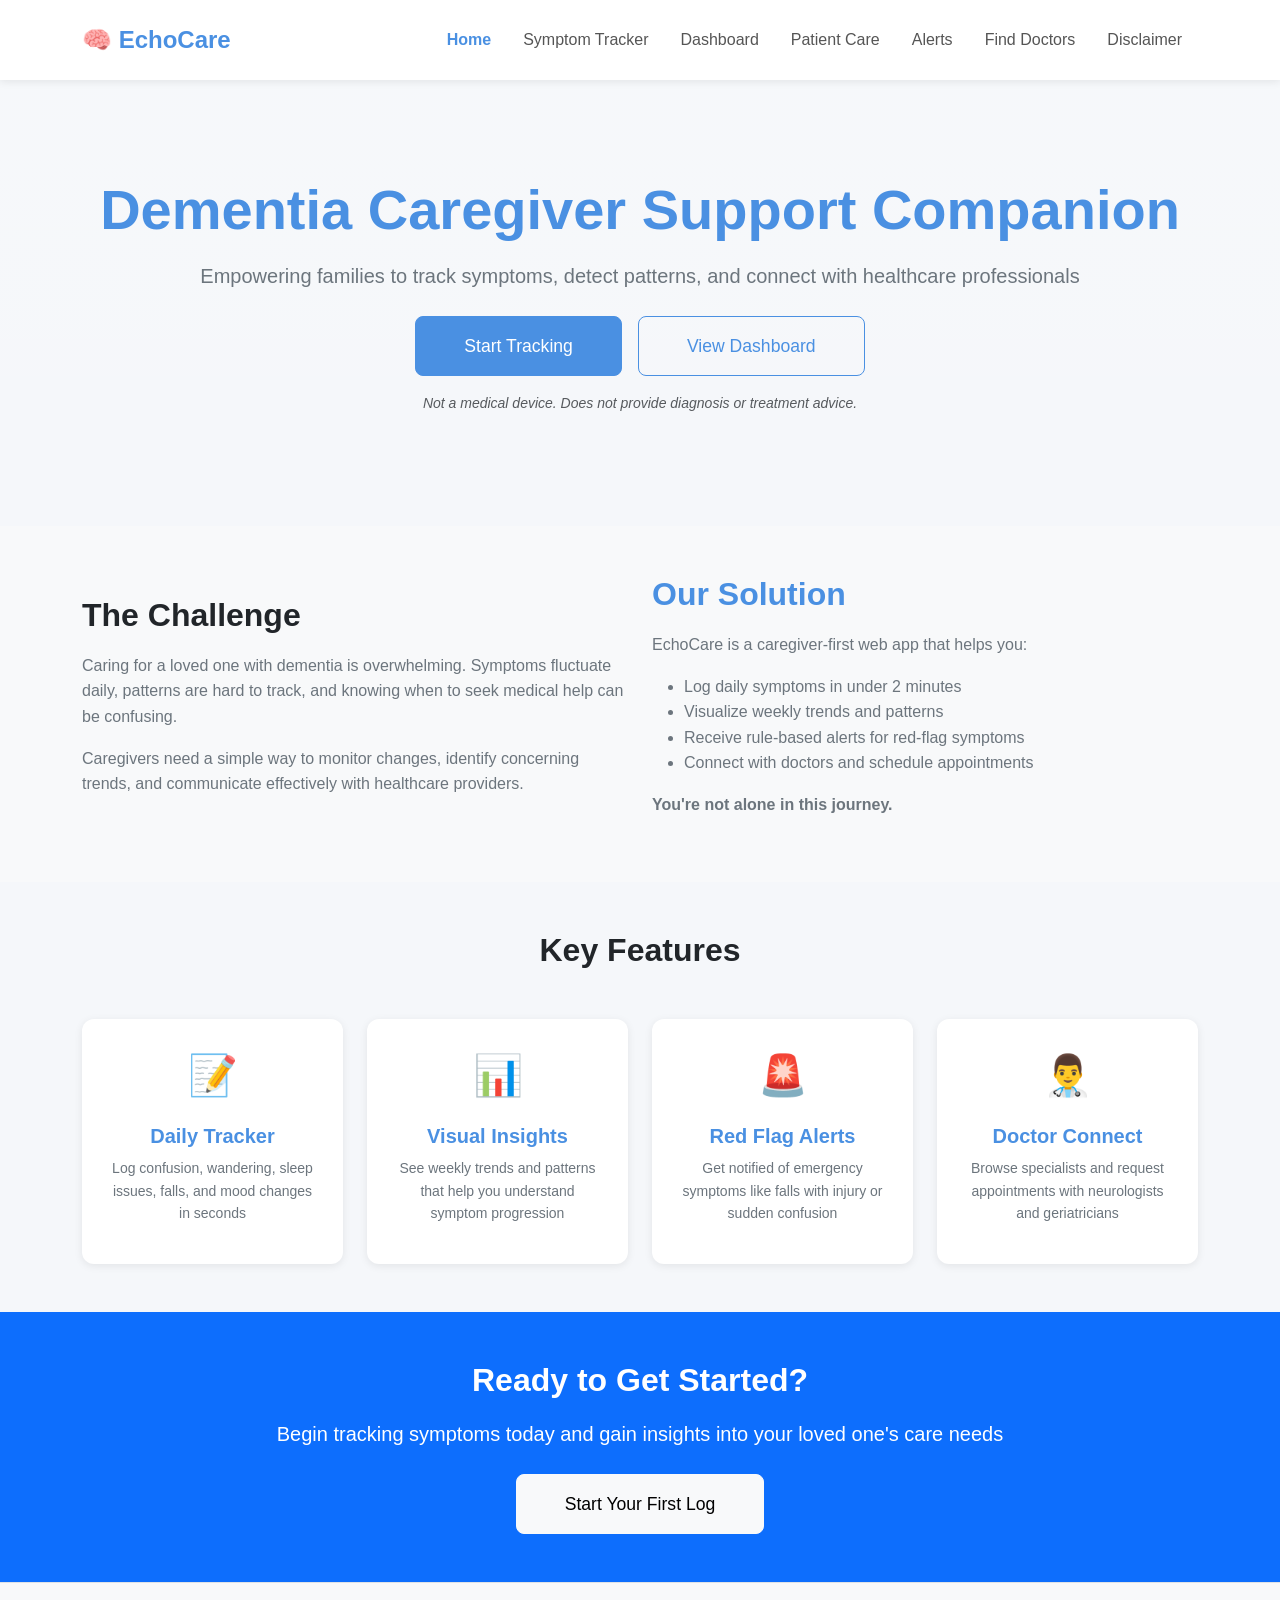
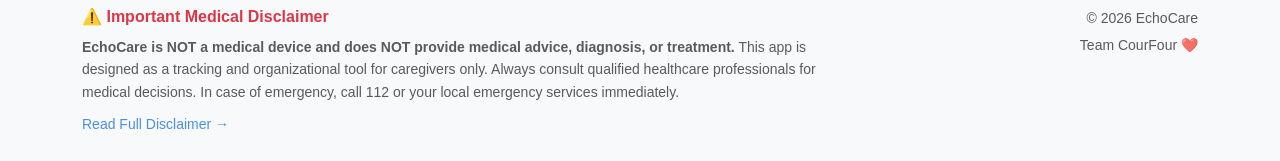
<file: index.html>
<!DOCTYPE html>
<html lang="en">
<head>
    <meta charset="UTF-8">
    <meta name="viewport" content="width=device-width, initial-scale=1.0">
    <title>EchoCare - Dementia Caregiver Support Companion</title>
    <link href="https://cdn.jsdelivr.net/npm/bootstrap@5.3.0/dist/css/bootstrap.min.css" rel="stylesheet">
    <link rel="stylesheet" href="style.css">
</head>
<body>
    <!-- Navigation -->
<nav class="navbar navbar-expand-lg navbar-light bg-white shadow-sm sticky-top">
    <div class="container">
        <a class="navbar-brand fw-bold text-primary" href="index.html">
            <span class="fs-4">🧠 EchoCare</span>
        </a>
        <button class="navbar-toggler" type="button" data-bs-toggle="collapse" data-bs-target="#navbarNav">
            <span class="navbar-toggler-icon"></span>
        </button>
        <div class="collapse navbar-collapse" id="navbarNav">
            <ul class="navbar-nav ms-auto">
                <li class="nav-item">
                    <a class="nav-link active" href="index.html">Home</a>
                </li>
                <li class="nav-item">
                    <a class="nav-link" href="tracker.html">Symptom Tracker</a>
                </li>
                <li class="nav-item">
                    <a class="nav-link" href="dashboard.html">Dashboard</a>
                </li>
                <li class="nav-item">
                    <a class="nav-link" href="patient-dashboard.html">Patient Care</a>
                </li>
                <li class="nav-item">
                    <a class="nav-link" href="alerts.html">Alerts</a>
                </li>
                <li class="nav-item">
                    <a class="nav-link" href="doctors.html">Find Doctors</a>
                </li>
                <li class="nav-item">
                    <a class="nav-link text-muted" href="disclaimer.html">Disclaimer</a>
                </li>
            </ul>
        </div>
    </div>
</nav>
    <!-- Hero Section -->
    <section class="hero-section bg-gradient py-5">
        <div class="container text-center py-5">
            <h1 class="display-4 fw-bold text-primary mb-3">Dementia Caregiver Support Companion</h1>
            <p class="lead text-secondary mb-4">Empowering families to track symptoms, detect patterns, and connect with healthcare professionals</p>
            <div class="d-flex justify-content-center gap-3 flex-wrap">
                <a href="tracker.html" class="btn btn-primary btn-lg px-5 py-3">Start Tracking</a>
                <a href="dashboard.html" class="btn btn-outline-primary btn-lg px-5 py-3">View Dashboard</a>
            </div>
            <p class="text-muted mt-3 small">
                <em>Not a medical device. Does not provide diagnosis or treatment advice.</em>
            </p>
        </div>
    </section>

    <!-- Problem & Solution Section -->
    <section class="py-5 bg-light">
        <div class="container">
            <div class="row align-items-center">
                <div class="col-lg-6 mb-4 mb-lg-0">
                    <h2 class="fw-bold text-dark mb-3">The Challenge</h2>
                    <p class="text-secondary">Caring for a loved one with dementia is overwhelming. Symptoms fluctuate daily, patterns are hard to track, and knowing when to seek medical help can be confusing.</p>
                    <p class="text-secondary">Caregivers need a simple way to monitor changes, identify concerning trends, and communicate effectively with healthcare providers.</p>
                </div>
                <div class="col-lg-6">
                    <h2 class="fw-bold text-primary mb-3">Our Solution</h2>
                    <p class="text-secondary">EchoCare is a caregiver-first web app that helps you:</p>
                    <ul class="text-secondary">
                        <li>Log daily symptoms in under 2 minutes</li>
                        <li>Visualize weekly trends and patterns</li>
                        <li>Receive rule-based alerts for red-flag symptoms</li>
                        <li>Connect with doctors and schedule appointments</li>
                    </ul>
                    <p class="text-secondary fw-bold">You're not alone in this journey.</p>
                </div>
            </div>
        </div>
    </section>

    <!-- Features Section -->
    <section class="py-5">
        <div class="container">
            <h2 class="text-center fw-bold text-dark mb-5">Key Features</h2>
            <div class="row g-4">
                <div class="col-md-6 col-lg-3">
                    <div class="card border-0 shadow-sm h-100 text-center p-4">
                        <div class="mb-3">
                            <span class="fs-1">📝</span>
                        </div>
                        <h5 class="fw-bold text-primary">Daily Tracker</h5>
                        <p class="text-secondary small">Log confusion, wandering, sleep issues, falls, and mood changes in seconds</p>
                    </div>
                </div>
                <div class="col-md-6 col-lg-3">
                    <div class="card border-0 shadow-sm h-100 text-center p-4">
                        <div class="mb-3">
                            <span class="fs-1">📊</span>
                        </div>
                        <h5 class="fw-bold text-primary">Visual Insights</h5>
                        <p class="text-secondary small">See weekly trends and patterns that help you understand symptom progression</p>
                    </div>
                </div>
                <div class="col-md-6 col-lg-3">
                    <div class="card border-0 shadow-sm h-100 text-center p-4">
                        <div class="mb-3">
                            <span class="fs-1">🚨</span>
                        </div>
                        <h5 class="fw-bold text-primary">Red Flag Alerts</h5>
                        <p class="text-secondary small">Get notified of emergency symptoms like falls with injury or sudden confusion</p>
                    </div>
                </div>
                <div class="col-md-6 col-lg-3">
                    <div class="card border-0 shadow-sm h-100 text-center p-4">
                        <div class="mb-3">
                            <span class="fs-1">👨‍⚕️</span>
                        </div>
                        <h5 class="fw-bold text-primary">Doctor Connect</h5>
                        <p class="text-secondary small">Browse specialists and request appointments with neurologists and geriatricians</p>
                    </div>
                </div>
            </div>
        </div>
    </section>

    <!-- Call to Action Section -->
    <section class="py-5 bg-primary text-white">
        <div class="container text-center">
            <h2 class="fw-bold mb-3">Ready to Get Started?</h2>
            <p class="lead mb-4">Begin tracking symptoms today and gain insights into your loved one's care needs</p>
            <a href="tracker.html" class="btn btn-light btn-lg px-5 py-3">Start Your First Log</a>
        </div>
    </section>

    <!-- Footer -->
    <footer class="bg-light py-4 border-top">
        <div class="container">
            <div class="row">
                <div class="col-lg-8 mb-3 mb-lg-0">
                    <h6 class="fw-bold text-danger mb-2">⚠️ Important Medical Disclaimer</h6>
                    <p class="text-muted small mb-2">
                        <strong>EchoCare is NOT a medical device and does NOT provide medical advice, diagnosis, or treatment.</strong> 
                        This app is designed as a tracking and organizational tool for caregivers only. 
                        Always consult qualified healthcare professionals for medical decisions. 
                        In case of emergency, call 112 or your local emergency services immediately.
                    </p>
                    <a href="disclaimer.html" class="text-primary small">Read Full Disclaimer →</a>
                </div>
                <div class="col-lg-4 text-lg-end">
                    <p class="text-muted small mb-1">© 2026 EchoCare </p>
                    <p class="text-muted small">Team CourFour ❤️</p>
                </div>
            </div>
        </div>
    </footer>

    <script src="https://cdn.jsdelivr.net/npm/bootstrap@5.3.0/dist/js/bootstrap.bundle.min.js"></script>
    <script src="app.js"></script>
</body>
</html>
</file>
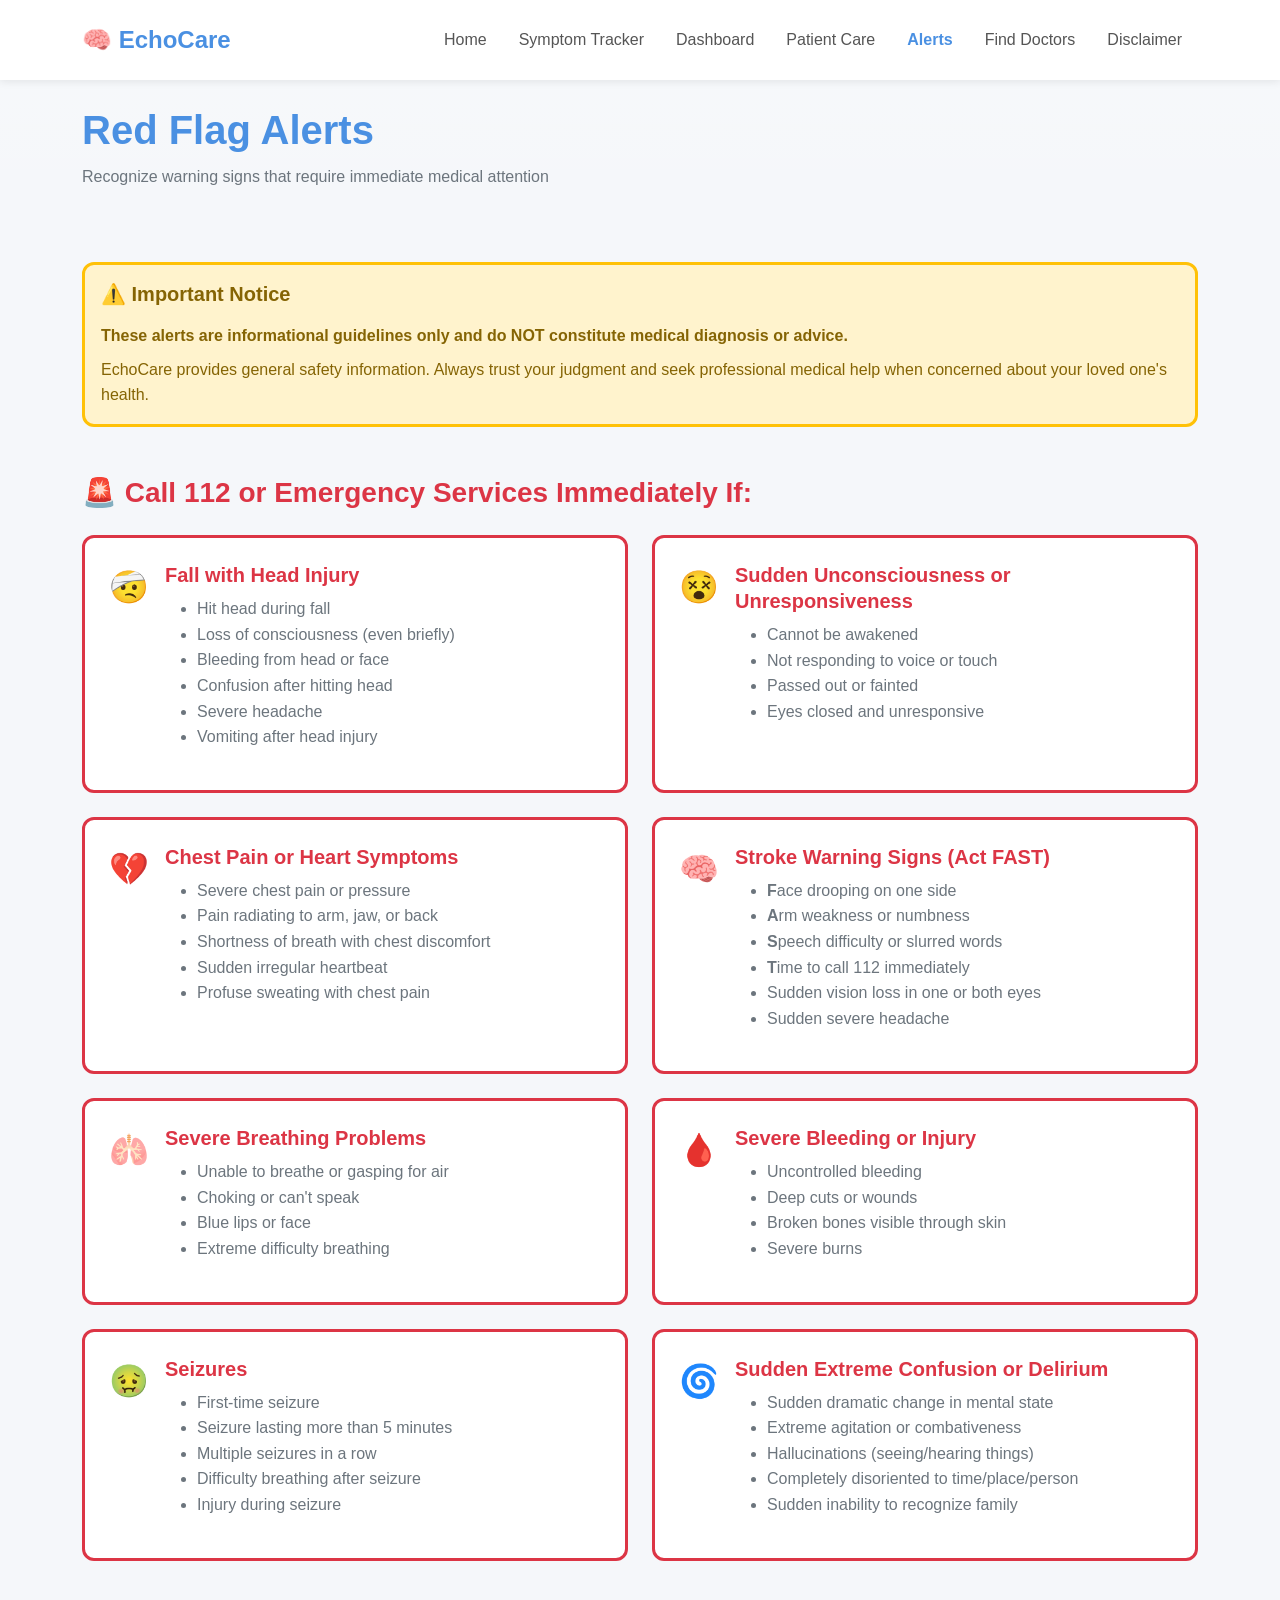
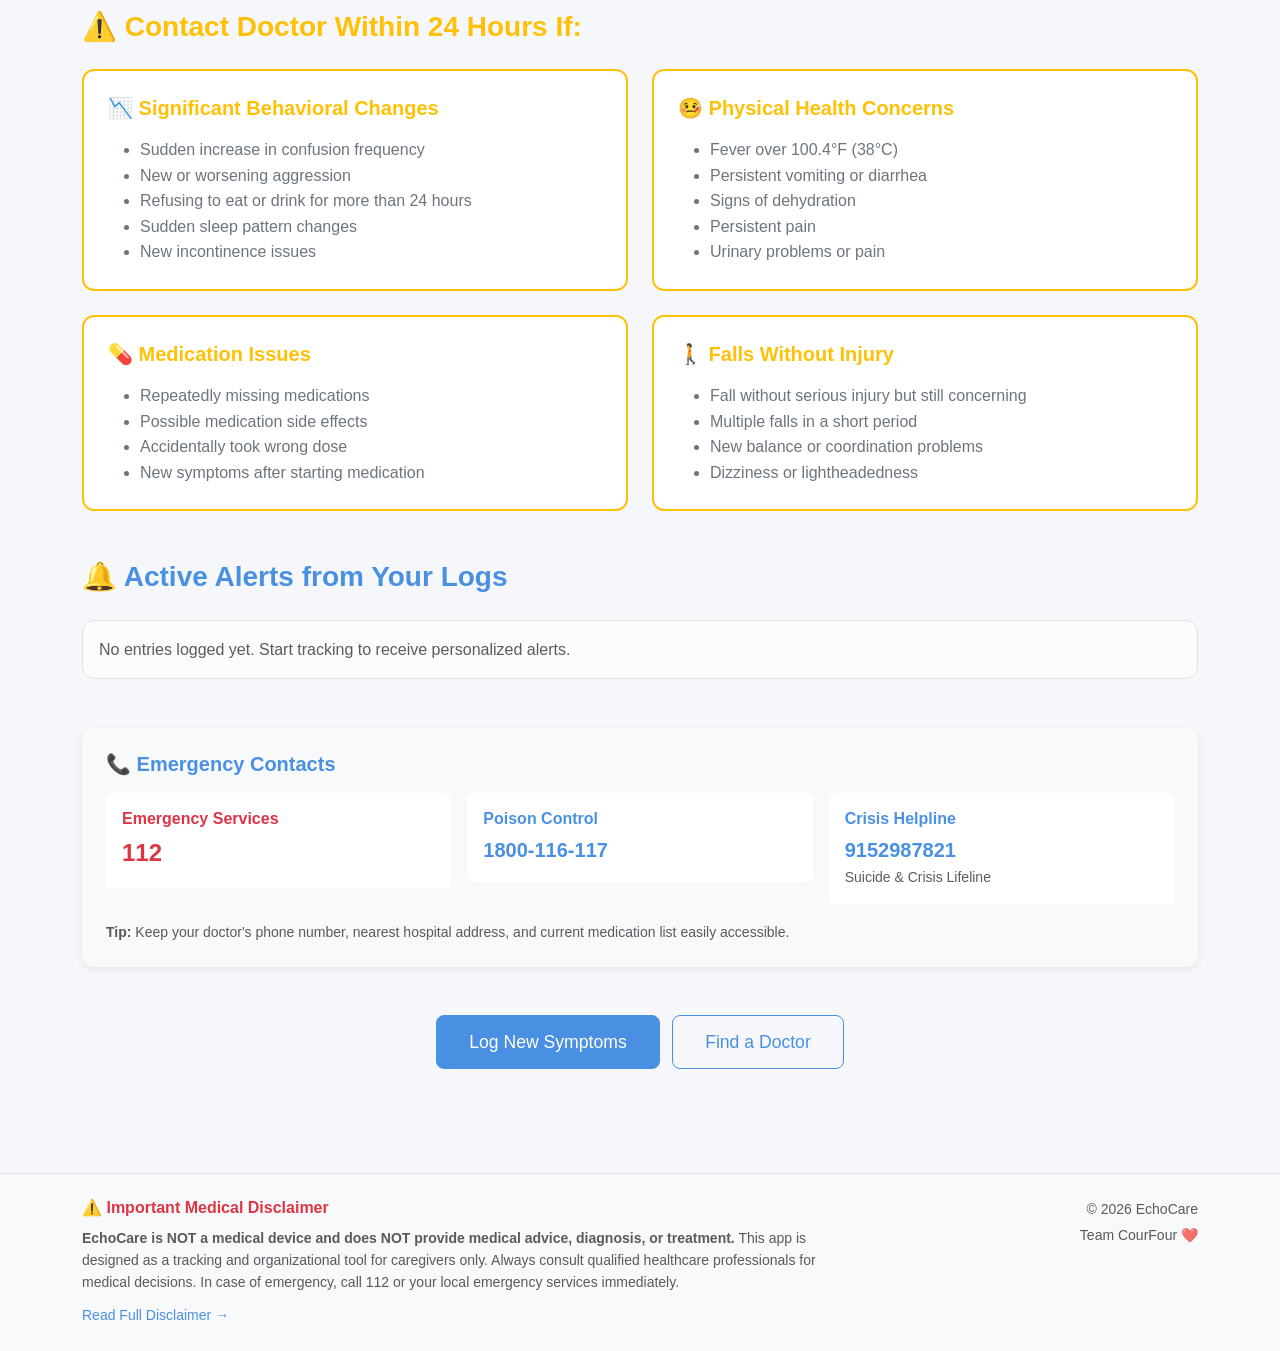
<file: alerts.html>
<!DOCTYPE html>
<html lang="en">
<head>
    <meta charset="UTF-8">
    <meta name="viewport" content="width=device-width, initial-scale=1.0">
    <title>Alerts - EchoCare</title>
    <link href="https://cdn.jsdelivr.net/npm/bootstrap@5.3.0/dist/css/bootstrap.min.css" rel="stylesheet">
    <link rel="stylesheet" href="style.css">
</head>
<body>
    <!-- Navigation -->
<nav class="navbar navbar-expand-lg navbar-light bg-white shadow-sm sticky-top">
    <div class="container">
        <a class="navbar-brand fw-bold text-primary" href="index.html">
            <span class="fs-4">🧠 EchoCare</span>
        </a>
        <button class="navbar-toggler" type="button" data-bs-toggle="collapse" data-bs-target="#navbarNav">
            <span class="navbar-toggler-icon"></span>
        </button>
        <div class="collapse navbar-collapse" id="navbarNav">
            <ul class="navbar-nav ms-auto">
                <li class="nav-item">
                    <a class="nav-link " href="index.html">Home</a>
                </li>
                <li class="nav-item">
                    <a class="nav-link" href="tracker.html">Symptom Tracker</a>
                </li>
                <li class="nav-item">
                    <a class="nav-link" href="dashboard.html">Dashboard</a>
                </li>
                <li class="nav-item">
                    <a class="nav-link" href="patient-dashboard.html">Patient Care</a>
                </li>
                <li class="nav-item">
                    <a class="nav-link active" href="alerts.html">Alerts</a>
                </li>
                <li class="nav-item">
                    <a class="nav-link" href="doctors.html">Find Doctors</a>
                </li>
                <li class="nav-item">
                    <a class="nav-link text-muted" href="disclaimer.html">Disclaimer</a>
                </li>
            </ul>
        </div>
    </div>
</nav>
    <!-- Alerts Header -->
    <section class="bg-gradient py-4">
        <div class="container">
            <h1 class="text-primary fw-bold mb-2">Red Flag Alerts</h1>
            <p class="text-secondary mb-0">Recognize warning signs that require immediate medical attention</p>
        </div>
    </section>

    <!-- Alerts Content -->
    <section class="py-5">
        <div class="container">
            <!-- Important Notice -->
            <div class="alert alert-warning border-warning border-3 mb-5" role="alert">
                <h5 class="alert-heading fw-bold mb-3">⚠️ Important Notice</h5>
                <p class="mb-2">
                    <strong>These alerts are informational guidelines only and do NOT constitute medical diagnosis or advice.</strong>
                </p>
                <p class="mb-0">
                    EchoCare provides general safety information. Always trust your judgment and seek professional medical help when concerned about your loved one's health.
                </p>
            </div>

            <!-- Emergency - Call 112 Immediately -->
            <div class="mb-5">
                <h3 class="fw-bold text-danger mb-4">🚨 Call 112 or Emergency Services Immediately If:</h3>
                
                <div class="row g-4">
                    <div class="col-lg-6">
                        <div class="card border-danger border-3 h-100">
                            <div class="card-body p-4">
                                <div class="d-flex align-items-start mb-3">
                                    <div class="fs-2 me-3">🤕</div>
                                    <div>
                                        <h5 class="fw-bold text-danger mb-2">Fall with Head Injury</h5>
                                        <ul class="text-secondary mb-0">
                                            <li>Hit head during fall</li>
                                            <li>Loss of consciousness (even briefly)</li>
                                            <li>Bleeding from head or face</li>
                                            <li>Confusion after hitting head</li>
                                            <li>Severe headache</li>
                                            <li>Vomiting after head injury</li>
                                        </ul>
                                    </div>
                                </div>
                            </div>
                        </div>
                    </div>

                    <div class="col-lg-6">
                        <div class="card border-danger border-3 h-100">
                            <div class="card-body p-4">
                                <div class="d-flex align-items-start mb-3">
                                    <div class="fs-2 me-3">😵</div>
                                    <div>
                                        <h5 class="fw-bold text-danger mb-2">Sudden Unconsciousness or Unresponsiveness</h5>
                                        <ul class="text-secondary mb-0">
                                            <li>Cannot be awakened</li>
                                            <li>Not responding to voice or touch</li>
                                            <li>Passed out or fainted</li>
                                            <li>Eyes closed and unresponsive</li>
                                        </ul>
                                    </div>
                                </div>
                            </div>
                        </div>
                    </div>

                    <div class="col-lg-6">
                        <div class="card border-danger border-3 h-100">
                            <div class="card-body p-4">
                                <div class="d-flex align-items-start mb-3">
                                    <div class="fs-2 me-3">💔</div>
                                    <div>
                                        <h5 class="fw-bold text-danger mb-2">Chest Pain or Heart Symptoms</h5>
                                        <ul class="text-secondary mb-0">
                                            <li>Severe chest pain or pressure</li>
                                            <li>Pain radiating to arm, jaw, or back</li>
                                            <li>Shortness of breath with chest discomfort</li>
                                            <li>Sudden irregular heartbeat</li>
                                            <li>Profuse sweating with chest pain</li>
                                        </ul>
                                    </div>
                                </div>
                            </div>
                        </div>
                    </div>

                    <div class="col-lg-6">
                        <div class="card border-danger border-3 h-100">
                            <div class="card-body p-4">
                                <div class="d-flex align-items-start mb-3">
                                    <div class="fs-2 me-3">🧠</div>
                                    <div>
                                        <h5 class="fw-bold text-danger mb-2">Stroke Warning Signs (Act FAST)</h5>
                                        <ul class="text-secondary mb-0">
                                            <li><strong>F</strong>ace drooping on one side</li>
                                            <li><strong>A</strong>rm weakness or numbness</li>
                                            <li><strong>S</strong>peech difficulty or slurred words</li>
                                            <li><strong>T</strong>ime to call 112 immediately</li>
                                            <li>Sudden vision loss in one or both eyes</li>
                                            <li>Sudden severe headache</li>
                                        </ul>
                                    </div>
                                </div>
                            </div>
                        </div>
                    </div>

                    <div class="col-lg-6">
                        <div class="card border-danger border-3 h-100">
                            <div class="card-body p-4">
                                <div class="d-flex align-items-start mb-3">
                                    <div class="fs-2 me-3">🫁</div>
                                    <div>
                                        <h5 class="fw-bold text-danger mb-2">Severe Breathing Problems</h5>
                                        <ul class="text-secondary mb-0">
                                            <li>Unable to breathe or gasping for air</li>
                                            <li>Choking or can't speak</li>
                                            <li>Blue lips or face</li>
                                            <li>Extreme difficulty breathing</li>
                                        </ul>
                                    </div>
                                </div>
                            </div>
                        </div>
                    </div>

                    <div class="col-lg-6">
                        <div class="card border-danger border-3 h-100">
                            <div class="card-body p-4">
                                <div class="d-flex align-items-start mb-3">
                                    <div class="fs-2 me-3">🩸</div>
                                    <div>
                                        <h5 class="fw-bold text-danger mb-2">Severe Bleeding or Injury</h5>
                                        <ul class="text-secondary mb-0">
                                            <li>Uncontrolled bleeding</li>
                                            <li>Deep cuts or wounds</li>
                                            <li>Broken bones visible through skin</li>
                                            <li>Severe burns</li>
                                        </ul>
                                    </div>
                                </div>
                            </div>
                        </div>
                    </div>

                    <div class="col-lg-6">
                        <div class="card border-danger border-3 h-100">
                            <div class="card-body p-4">
                                <div class="d-flex align-items-start mb-3">
                                    <div class="fs-2 me-3">🤢</div>
                                    <div>
                                        <h5 class="fw-bold text-danger mb-2">Seizures</h5>
                                        <ul class="text-secondary mb-0">
                                            <li>First-time seizure</li>
                                            <li>Seizure lasting more than 5 minutes</li>
                                            <li>Multiple seizures in a row</li>
                                            <li>Difficulty breathing after seizure</li>
                                            <li>Injury during seizure</li>
                                        </ul>
                                    </div>
                                </div>
                            </div>
                        </div>
                    </div>

                    <div class="col-lg-6">
                        <div class="card border-danger border-3 h-100">
                            <div class="card-body p-4">
                                <div class="d-flex align-items-start mb-3">
                                    <div class="fs-2 me-3">🌀</div>
                                    <div>
                                        <h5 class="fw-bold text-danger mb-2">Sudden Extreme Confusion or Delirium</h5>
                                        <ul class="text-secondary mb-0">
                                            <li>Sudden dramatic change in mental state</li>
                                            <li>Extreme agitation or combativeness</li>
                                            <li>Hallucinations (seeing/hearing things)</li>
                                            <li>Completely disoriented to time/place/person</li>
                                            <li>Sudden inability to recognize family</li>
                                        </ul>
                                    </div>
                                </div>
                            </div>
                        </div>
                    </div>
                </div>
            </div>

            <!-- Urgent - Contact Doctor Within 24 Hours -->
            <div class="mb-5">
                <h3 class="fw-bold text-warning mb-4">⚠️ Contact Doctor Within 24 Hours If:</h3>
                
                <div class="row g-4">
                    <div class="col-lg-6">
                        <div class="card border-warning border-2 h-100">
                            <div class="card-body p-4">
                                <h5 class="fw-bold text-warning mb-3">📉 Significant Behavioral Changes</h5>
                                <ul class="text-secondary mb-0">
                                    <li>Sudden increase in confusion frequency</li>
                                    <li>New or worsening aggression</li>
                                    <li>Refusing to eat or drink for more than 24 hours</li>
                                    <li>Sudden sleep pattern changes</li>
                                    <li>New incontinence issues</li>
                                </ul>
                            </div>
                        </div>
                    </div>

                    <div class="col-lg-6">
                        <div class="card border-warning border-2 h-100">
                            <div class="card-body p-4">
                                <h5 class="fw-bold text-warning mb-3">🤒 Physical Health Concerns</h5>
                                <ul class="text-secondary mb-0">
                                    <li>Fever over 100.4°F (38°C)</li>
                                    <li>Persistent vomiting or diarrhea</li>
                                    <li>Signs of dehydration</li>
                                    <li>Persistent pain</li>
                                    <li>Urinary problems or pain</li>
                                </ul>
                            </div>
                        </div>
                    </div>

                    <div class="col-lg-6">
                        <div class="card border-warning border-2 h-100">
                            <div class="card-body p-4">
                                <h5 class="fw-bold text-warning mb-3">💊 Medication Issues</h5>
                                <ul class="text-secondary mb-0">
                                    <li>Repeatedly missing medications</li>
                                    <li>Possible medication side effects</li>
                                    <li>Accidentally took wrong dose</li>
                                    <li>New symptoms after starting medication</li>
                                </ul>
                            </div>
                        </div>
                    </div>

                    <div class="col-lg-6">
                        <div class="card border-warning border-2 h-100">
                            <div class="card-body p-4">
                                <h5 class="fw-bold text-warning mb-3">🚶 Falls Without Injury</h5>
                                <ul class="text-secondary mb-0">
                                    <li>Fall without serious injury but still concerning</li>
                                    <li>Multiple falls in a short period</li>
                                    <li>New balance or coordination problems</li>
                                    <li>Dizziness or lightheadedness</li>
                                </ul>
                            </div>
                        </div>
                    </div>
                </div>
            </div>

            <!-- Active Alerts from Recent Logs -->
            <div class="mb-5">
                <h3 class="fw-bold text-primary mb-4">🔔 Active Alerts from Your Logs</h3>
                <div id="activeAlertsContainer">
                    <!-- Dynamically generated based on recent logs -->
                </div>
            </div>

            <!-- Emergency Contacts Card -->
            <div class="card border-0 shadow-sm bg-light">
                <div class="card-body p-4">
                    <h5 class="fw-bold text-primary mb-3">📞 Emergency Contacts</h5>
                    <div class="row g-3">
                        <div class="col-md-4">
                            <div class="p-3 bg-white rounded">
                                <h6 class="fw-bold text-danger mb-1">Emergency Services</h6>
                                <p class="fs-4 fw-bold text-danger mb-0">112</p>
                            </div>
                        </div>
                        <div class="col-md-4">
                            <div class="p-3 bg-white rounded">
                                <h6 class="fw-bold text-primary mb-1">Poison Control</h6>
                                <p class="fs-5 fw-bold text-primary mb-0">1800-116-117</p>
                            </div>
                        </div>
                        <div class="col-md-4">
                            <div class="p-3 bg-white rounded">
                                <h6 class="fw-bold text-primary mb-1">Crisis Helpline</h6>
                                <p class="fs-5 fw-bold text-primary mb-0">9152987821</p>
                                <p class="small text-muted mb-0">Suicide & Crisis Lifeline</p>
                            </div>
                        </div>
                    </div>
                    <div class="mt-3">
                        <p class="text-muted small mb-0">
                            <strong>Tip:</strong> Keep your doctor's phone number, nearest hospital address, and current medication list easily accessible.
                        </p>
                    </div>
                </div>
            </div>

            <!-- Action Buttons -->
            <div class="text-center mt-5">
                <a href="tracker.html" class="btn btn-primary btn-lg me-2 mb-2">Log New Symptoms</a>
                <a href="doctors.html" class="btn btn-outline-primary btn-lg mb-2">Find a Doctor</a>
            </div>
        </div>
    </section>

    <!-- Footer -->
    <footer class="bg-light py-4 border-top mt-5">
        <div class="container">
            <div class="row">
                <div class="col-lg-8 mb-3 mb-lg-0">
                    <h6 class="fw-bold text-danger mb-2">⚠️ Important Medical Disclaimer</h6>
                    <p class="text-muted small mb-2">
                        <strong>EchoCare is NOT a medical device and does NOT provide medical advice, diagnosis, or treatment.</strong> 
                        This app is designed as a tracking and organizational tool for caregivers only. 
                        Always consult qualified healthcare professionals for medical decisions. 
                        In case of emergency, call 112 or your local emergency services immediately.
                    </p>
                    <a href="disclaimer.html" class="text-primary small">Read Full Disclaimer →</a>
                </div>
                <div class="col-lg-4 text-lg-end">
                    <p class="text-muted small mb-1">© 2026 EchoCare </p>
                    <p class="text-muted small">Team CourFour ❤️</p>
                </div>
            </div>
        </div>
    </footer>

    <script src="https://cdn.jsdelivr.net/npm/bootstrap@5.3.0/dist/js/bootstrap.bundle.min.js"></script>
    <script src="app.js"></script>
    <script>
        // Check recent logs for concerning patterns
        function checkActiveAlerts() {
            const logs = JSON.parse(localStorage.getItem('echocare_logs') || '[]');
            const container = document.getElementById('activeAlertsContainer');
            
            if (logs.length === 0) {
                container.innerHTML = `
                    <div class="alert alert-light border" role="alert">
                        <p class="mb-0 text-muted">No entries logged yet. Start tracking to receive personalized alerts.</p>
                    </div>
                `;
                return;
            }

            // Get logs from last 7 days
            const sevenDaysAgo = new Date();
            sevenDaysAgo.setDate(sevenDaysAgo.getDate() - 7);
            const recentLogs = logs.filter(log => new Date(log.date) >= sevenDaysAgo);

            const alerts = [];

            // Check for falls with injury
            const fallsWithInjury = recentLogs.filter(log => log.fallInjury).length;
            if (fallsWithInjury > 0) {
                alerts.push({
                    type: 'danger',
                    title: '🚨 Fall with Injury Detected',
                    message: `You reported ${fallsWithInjury} fall(s) with injury in the past 7 days. Falls with injury require medical evaluation. If not already done, contact a healthcare provider immediately.`
                });
            }

            // Check for multiple falls
            const totalFalls = recentLogs.filter(log => log.symptoms.includes('falls')).length;
            if (totalFalls >= 3 && fallsWithInjury === 0) {
                alerts.push({
                    type: 'warning',
                    title: '⚠️ Multiple Falls Detected',
                    message: `${totalFalls} falls reported in the past 7 days. Frequent falls indicate increased fall risk. Consider consulting a doctor about fall prevention strategies and home safety assessment.`
                });
            }

            // Check for frequent confusion
            const confusionCount = recentLogs.filter(log => log.symptoms.includes('confusion')).length;
            if (confusionCount >= 5) {
                alerts.push({
                    type: 'warning',
                    title: '⚠️ Frequent Confusion Episodes',
                    message: `Confusion was reported ${confusionCount} times in the past 7 days. If this represents a change from baseline, consider scheduling a medical evaluation.`
                });
            }

            // Check for medication adherence issues
            const missedMeds = recentLogs.filter(log => log.symptoms.includes('medication')).length;
            if (missedMeds >= 3) {
                alerts.push({
                    type: 'warning',
                    title: '⚠️ Medication Adherence Concern',
                    message: `Medication was missed ${missedMeds} times in the past 7 days. Consistent medication use is important. Consider setting up reminders or using a pill organizer. Discuss with doctor or pharmacist if challenges persist.`
                });
            }

            // Check for sleep issues
            const sleepIssues = recentLogs.filter(log => log.symptoms.includes('sleep')).length;
            if (sleepIssues >= 5) {
                alerts.push({
                    type: 'info',
                    title: 'ℹ️ Persistent Sleep Issues',
                    message: `Sleep problems reported ${sleepIssues} times in the past 7 days. Chronic sleep disturbances can affect overall health. Consider discussing sleep strategies with a healthcare provider.`
                });
            }

            // Render alerts
            if (alerts.length === 0) {
                container.innerHTML = `
                    <div class="alert alert-success border-success border-2" role="alert">
                        <h5 class="alert-heading fw-bold">✓ No Critical Alerts</h5>
                        <p class="mb-0">Based on your recent logs, no urgent red flags detected. Continue regular monitoring.</p>
                    </div>
                `;
            } else {
                let html = '';
                alerts.forEach(alert => {
                    const alertClass = alert.type === 'danger' ? 'alert-danger border-danger' : 
                                     alert.type === 'warning' ? 'alert-warning border-warning' : 
                                     'alert-info border-info';
                    html += `
                        <div class="alert ${alertClass} border-3 mb-3" role="alert">
                            <h5 class="alert-heading fw-bold mb-2">${alert.title}</h5>
                            <p class="mb-0">${alert.message}</p>
                        </div>
                    `;
                });
                container.innerHTML = html;
            }
        }

        // Load alerts on page load
        document.addEventListener('DOMContentLoaded', checkActiveAlerts);
    </script>
</body>
</html>
</file>
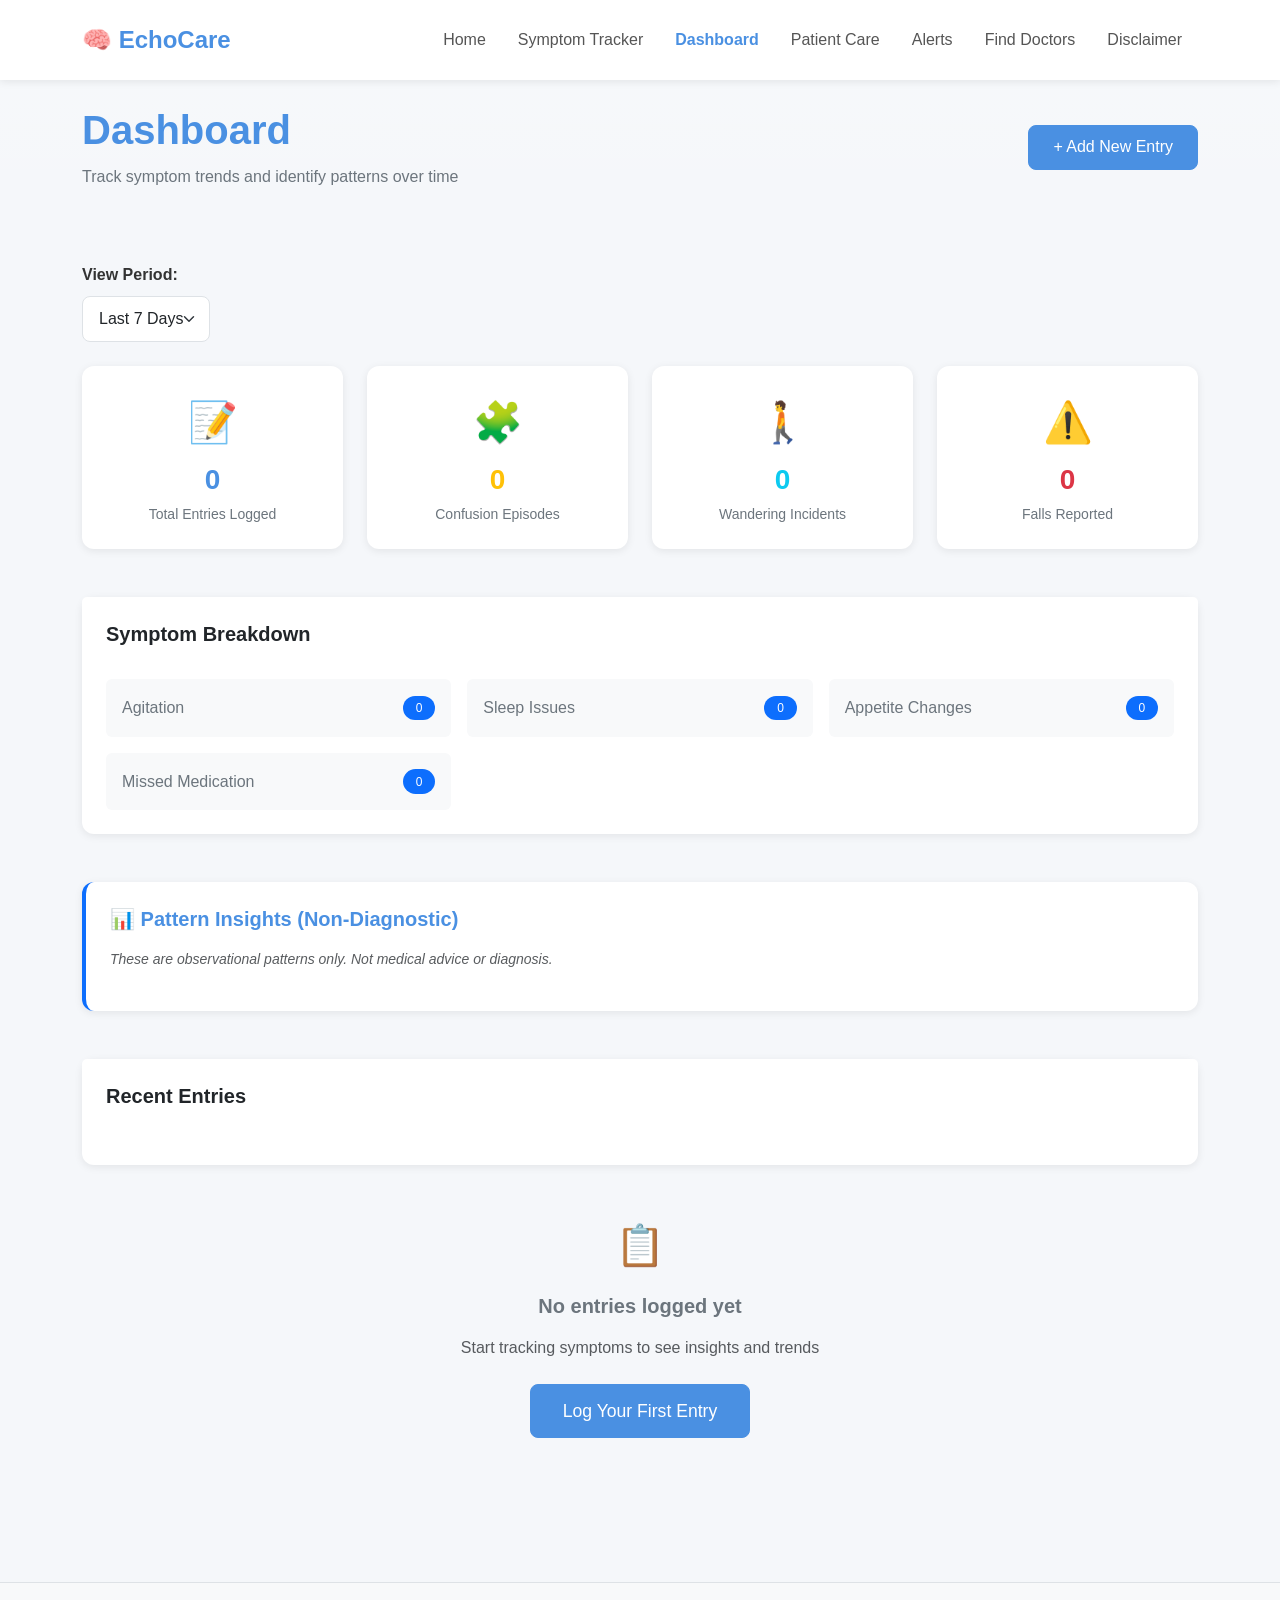
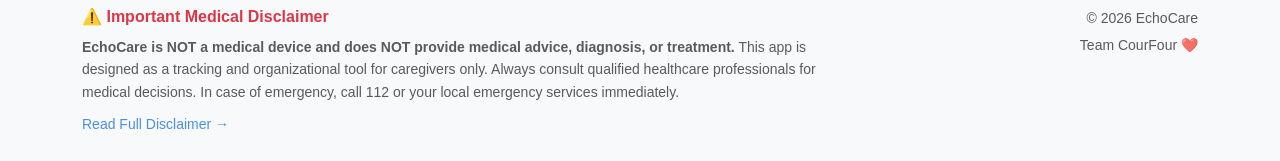
<file: dashboard.html>
<!DOCTYPE html>
<html lang="en">
<head>
    <meta charset="UTF-8">
    <meta name="viewport" content="width=device-width, initial-scale=1.0">
    <title>Dashboard - EchoCare</title>
    <link href="https://cdn.jsdelivr.net/npm/bootstrap@5.3.0/dist/css/bootstrap.min.css" rel="stylesheet">
    <link rel="stylesheet" href="style.css">
</head>
<body>
    <!-- Navigation -->
<nav class="navbar navbar-expand-lg navbar-light bg-white shadow-sm sticky-top">
    <div class="container">
        <a class="navbar-brand fw-bold text-primary" href="index.html">
            <span class="fs-4">🧠 EchoCare</span>
        </a>
        <button class="navbar-toggler" type="button" data-bs-toggle="collapse" data-bs-target="#navbarNav">
            <span class="navbar-toggler-icon"></span>
        </button>
        <div class="collapse navbar-collapse" id="navbarNav">
            <ul class="navbar-nav ms-auto">
                <li class="nav-item">
                    <a class="nav-link " href="index.html">Home</a>
                </li>
                <li class="nav-item">
                    <a class="nav-link" href="tracker.html">Symptom Tracker</a>
                </li>
                <li class="nav-item">
                    <a class="nav-link active" href="dashboard.html">Dashboard</a>
                </li>
                <li class="nav-item">
                    <a class="nav-link" href="patient-dashboard.html">Patient Care</a>
                </li>
                <li class="nav-item">
                    <a class="nav-link" href="alerts.html">Alerts</a>
                </li>
                <li class="nav-item">
                    <a class="nav-link" href="doctors.html">Find Doctors</a>
                </li>
                <li class="nav-item">
                    <a class="nav-link text-muted" href="disclaimer.html">Disclaimer</a>
                </li>
            </ul>
        </div>
    </div>
</nav>
    <!-- Dashboard Header -->
    <section class="bg-gradient py-4">
        <div class="container">
            <div class="d-flex justify-content-between align-items-center flex-wrap">
                <div>
                    <h1 class="text-primary fw-bold mb-2">Dashboard</h1>
                    <p class="text-secondary mb-0">Track symptom trends and identify patterns over time</p>
                </div>
                <div class="mt-3 mt-md-0">
                    <a href="tracker.html" class="btn btn-primary">+ Add New Entry</a>
                </div>
            </div>
        </div>
    </section>

    <!-- Dashboard Content -->
    <section class="py-5">
        <div class="container">
            <!-- Time Period Selector -->
            <div class="mb-4">
                <label class="form-label fw-bold">View Period:</label>
                <select id="periodSelector" class="form-select w-auto">
                    <option value="7">Last 7 Days</option>
                    <option value="14">Last 14 Days</option>
                    <option value="30">Last 30 Days</option>
                    <option value="all">All Time</option>
                </select>
            </div>

            <!-- Summary Cards -->
            <div class="row g-4 mb-5">
                <div class="col-md-6 col-lg-3">
                    <div class="card border-0 shadow-sm h-100">
                        <div class="card-body text-center p-4">
                            <div class="fs-1 mb-2">📝</div>
                            <h3 class="fw-bold text-primary mb-1" id="totalEntries">0</h3>
                            <p class="text-secondary small mb-0">Total Entries Logged</p>
                        </div>
                    </div>
                </div>
                <div class="col-md-6 col-lg-3">
                    <div class="card border-0 shadow-sm h-100">
                        <div class="card-body text-center p-4">
                            <div class="fs-1 mb-2">🧩</div>
                            <h3 class="fw-bold text-warning mb-1" id="confusionCount">0</h3>
                            <p class="text-secondary small mb-0">Confusion Episodes</p>
                        </div>
                    </div>
                </div>
                <div class="col-md-6 col-lg-3">
                    <div class="card border-0 shadow-sm h-100">
                        <div class="card-body text-center p-4">
                            <div class="fs-1 mb-2">🚶</div>
                            <h3 class="fw-bold text-info mb-1" id="wanderingCount">0</h3>
                            <p class="text-secondary small mb-0">Wandering Incidents</p>
                        </div>
                    </div>
                </div>
                <div class="col-md-6 col-lg-3">
                    <div class="card border-0 shadow-sm h-100">
                        <div class="card-body text-center p-4">
                            <div class="fs-1 mb-2">⚠️</div>
                            <h3 class="fw-bold text-danger mb-1" id="fallsCount">0</h3>
                            <p class="text-secondary small mb-0">Falls Reported</p>
                        </div>
                    </div>
                </div>
            </div>

            <!-- Additional Symptom Breakdown -->
            <div class="row g-4 mb-5">
                <div class="col-lg-12">
                    <div class="card border-0 shadow-sm">
                        <div class="card-header bg-white border-0 pt-4 px-4">
                            <h5 class="fw-bold mb-0">Symptom Breakdown</h5>
                        </div>
                        <div class="card-body p-4">
                            <div class="row g-3">
                                <div class="col-md-4">
                                    <div class="d-flex justify-content-between align-items-center p-3 bg-light rounded">
                                        <span class="text-secondary">Agitation</span>
                                        <span class="badge bg-primary rounded-pill" id="agitationCount">0</span>
                                    </div>
                                </div>
                                <div class="col-md-4">
                                    <div class="d-flex justify-content-between align-items-center p-3 bg-light rounded">
                                        <span class="text-secondary">Sleep Issues</span>
                                        <span class="badge bg-primary rounded-pill" id="sleepCount">0</span>
                                    </div>
                                </div>
                                <div class="col-md-4">
                                    <div class="d-flex justify-content-between align-items-center p-3 bg-light rounded">
                                        <span class="text-secondary">Appetite Changes</span>
                                        <span class="badge bg-primary rounded-pill" id="appetiteCount">0</span>
                                    </div>
                                </div>
                                <div class="col-md-4">
                                    <div class="d-flex justify-content-between align-items-center p-3 bg-light rounded">
                                        <span class="text-secondary">Missed Medication</span>
                                        <span class="badge bg-primary rounded-pill" id="medicationCount">0</span>
                                    </div>
                                </div>
                            </div>
                        </div>
                    </div>
                </div>
            </div>

            <!-- Pattern Insights (Non-Diagnostic) -->
            <div class="row g-4 mb-5">
                <div class="col-lg-12">
                    <div class="card border-0 shadow-sm border-start border-primary border-4">
                        <div class="card-body p-4">
                            <h5 class="fw-bold text-primary mb-3">📊 Pattern Insights (Non-Diagnostic)</h5>
                            <p class="text-muted small mb-3">
                                <em>These are observational patterns only. Not medical advice or diagnosis.</em>
                            </p>
                            <div id="insightsContainer">
                                <!-- Insights will be dynamically generated -->
                            </div>
                        </div>
                    </div>
                </div>
            </div>

            <!-- Recent Entries -->
            <div class="row g-4">
                <div class="col-lg-12">
                    <div class="card border-0 shadow-sm">
                        <div class="card-header bg-white border-0 pt-4 px-4">
                            <h5 class="fw-bold mb-0">Recent Entries</h5>
                        </div>
                        <div class="card-body p-4">
                            <div id="recentEntriesContainer">
                                <!-- Recent entries will be dynamically generated -->
                            </div>
                        </div>
                    </div>
                </div>
            </div>

            <!-- Empty State -->
            <div id="emptyState" class="text-center py-5 d-none">
                <div class="fs-1 mb-3">📋</div>
                <h5 class="text-secondary mb-3">No entries logged yet</h5>
                <p class="text-muted mb-4">Start tracking symptoms to see insights and trends</p>
                <a href="tracker.html" class="btn btn-primary btn-lg">Log Your First Entry</a>
            </div>
        </div>
    </section>

    <!-- Footer -->
    <footer class="bg-light py-4 border-top mt-5">
        <div class="container">
            <div class="row">
                <div class="col-lg-8 mb-3 mb-lg-0">
                    <h6 class="fw-bold text-danger mb-2">⚠️ Important Medical Disclaimer</h6>
                    <p class="text-muted small mb-2">
                        <strong>EchoCare is NOT a medical device and does NOT provide medical advice, diagnosis, or treatment.</strong> 
                        This app is designed as a tracking and organizational tool for caregivers only. 
                        Always consult qualified healthcare professionals for medical decisions. 
                        In case of emergency, call 112 or your local emergency services immediately.
                    </p>
                    <a href="disclaimer.html" class="text-primary small">Read Full Disclaimer →</a>
                </div>
                <div class="col-lg-4 text-lg-end">
                    <p class="text-muted small mb-1">© 2026 EchoCare </p>
                    <p class="text-muted small">Team CourFour ❤️</p>
                </div>
            </div>
        </div>
    </footer>

    <script src="https://cdn.jsdelivr.net/npm/bootstrap@5.3.0/dist/js/bootstrap.bundle.min.js"></script>
    <script src="app.js"></script>
    <script>
        // Load and display dashboard data
        function loadDashboard() {
            const logs = JSON.parse(localStorage.getItem('echocare_logs') || '[]');
            const period = parseInt(document.getElementById('periodSelector').value);
            
            // Filter logs based on selected period
            let filteredLogs = logs;
            if (period !== 'all') {
                const cutoffDate = new Date();
                cutoffDate.setDate(cutoffDate.getDate() - period);
                filteredLogs = logs.filter(log => new Date(log.date) >= cutoffDate);
            }

            // Show empty state if no logs
            if (logs.length === 0) {
                document.getElementById('emptyState').classList.remove('d-none');
                return;
            } else {
                document.getElementById('emptyState').classList.add('d-none');
            }

            // Calculate summary statistics
            const totalEntries = filteredLogs.length;
            const confusionCount = filteredLogs.filter(log => log.symptoms.includes('confusion')).length;
            const wanderingCount = filteredLogs.filter(log => log.symptoms.includes('wandering')).length;
            const fallsCount = filteredLogs.filter(log => log.symptoms.includes('falls')).length;
            const agitationCount = filteredLogs.filter(log => log.symptoms.includes('agitation')).length;
            const sleepCount = filteredLogs.filter(log => log.symptoms.includes('sleep')).length;
            const appetiteCount = filteredLogs.filter(log => log.symptoms.includes('appetite')).length;
            const medicationCount = filteredLogs.filter(log => log.symptoms.includes('medication')).length;

            // Update summary cards
            document.getElementById('totalEntries').textContent = totalEntries;
            document.getElementById('confusionCount').textContent = confusionCount;
            document.getElementById('wanderingCount').textContent = wanderingCount;
            document.getElementById('fallsCount').textContent = fallsCount;
            document.getElementById('agitationCount').textContent = agitationCount;
            document.getElementById('sleepCount').textContent = sleepCount;
            document.getElementById('appetiteCount').textContent = appetiteCount;
            document.getElementById('medicationCount').textContent = medicationCount;

            // Generate insights
            generateInsights(filteredLogs, confusionCount, wanderingCount, fallsCount, agitationCount, sleepCount, medicationCount);

            // Display recent entries
            displayRecentEntries(filteredLogs);
        }

        function generateInsights(logs, confusion, wandering, falls, agitation, sleep, medication) {
            const container = document.getElementById('insightsContainer');
            const insights = [];

            if (logs.length === 0) {
                container.innerHTML = '<p class="text-muted">Not enough data to generate insights. Continue logging to see patterns.</p>';
                return;
            }

            // Calculate percentage of entries with each symptom
            const confusionRate = (confusion / logs.length) * 100;
            const wanderingRate = (wandering / logs.length) * 100;
            const fallRate = (falls / logs.length) * 100;
            const agitationRate = (agitation / logs.length) * 100;
            const sleepRate = (sleep / logs.length) * 100;
            const medicationRate = (medication / logs.length) * 100;

            // Generate insights based on data
            if (confusionRate > 60) {
                insights.push({
                    type: 'warning',
                    text: `Confusion was reported in ${confusion} out of ${logs.length} entries (${confusionRate.toFixed(0)}%). Consider discussing this pattern with a healthcare provider.`
                });
            } else if (confusionRate > 30) {
                insights.push({
                    type: 'info',
                    text: `Confusion episodes appear moderate. Continue monitoring and note any triggers or times of day when confusion is more frequent.`
                });
            }

            if (falls > 0) {
                const fallsWithInjury = logs.filter(log => log.fallInjury).length;
                if (fallsWithInjury > 0) {
                    insights.push({
                        type: 'danger',
                        text: `⚠️ ${fallsWithInjury} fall(s) with injury reported. Falls with injury require immediate medical attention. Consider home safety assessment.`
                    });
                } else {
                    insights.push({
                        type: 'warning',
                        text: `${falls} fall(s) reported without injury. Falls are a serious concern - discuss fall prevention strategies with a healthcare provider.`
                    });
                }
            }

            if (wanderingRate > 40) {
                insights.push({
                    type: 'warning',
                    text: `Wandering behavior was reported frequently (${wandering} times). Consider safety measures and discuss with a professional.`
                });
            }

            if (sleepRate > 50) {
                insights.push({
                    type: 'info',
                    text: `Sleep issues appear to be common. Sleep disturbances can affect overall well-being - consider discussing sleep hygiene strategies with a doctor.`
                });
            }

            if (medicationRate > 20) {
                insights.push({
                    type: 'warning',
                    text: `Medication was missed in ${medication} entries. Consider setting reminders or using a pill organizer. Discuss adherence challenges with a pharmacist or doctor.`
                });
            }

            if (agitationRate > 40) {
                insights.push({
                    type: 'info',
                    text: `Agitation was noted frequently. Try to identify triggers - certain times of day, activities, or environmental factors may contribute.`
                });
            }

            // Default insight if no specific patterns
            if (insights.length === 0) {
                insights.push({
                    type: 'success',
                    text: `No concerning patterns detected in the current period. Continue regular monitoring and logging.`
                });
            }

            // Render insights
            let html = '';
            insights.forEach(insight => {
                const alertClass = insight.type === 'danger' ? 'alert-danger' : 
                                 insight.type === 'warning' ? 'alert-warning' :
                                 insight.type === 'success' ? 'alert-success' : 'alert-info';
                html += `
                    <div class="alert ${alertClass} mb-3" role="alert">
                        <p class="mb-0">${insight.text}</p>
                    </div>
                `;
            });

            html += `
                <div class="alert alert-light border mb-0 mt-3" role="alert">
                    <p class="mb-0 small text-muted">
                        <strong>Remember:</strong> These insights are observational only and do not constitute medical advice. 
                        Always consult qualified healthcare professionals for assessment and treatment decisions.
                    </p>
                </div>
            `;

            container.innerHTML = html;
        }

        function displayRecentEntries(logs) {
            const container = document.getElementById('recentEntriesContainer');
            
            if (logs.length === 0) {
                container.innerHTML = '<p class="text-muted">No entries to display.</p>';
                return;
            }

            // Sort by date (most recent first)
            const sortedLogs = [...logs].sort((a, b) => new Date(b.date) - new Date(a.date));
            
            // Display only the 5 most recent
            const recentLogs = sortedLogs.slice(0, 5);

            let html = '<div class="list-group">';
            recentLogs.forEach(log => {
                const date = new Date(log.date);
                const formattedDate = date.toLocaleDateString('en-US', { 
                    weekday: 'short', 
                    year: 'numeric', 
                    month: 'short', 
                    day: 'numeric' 
                });

                const symptomBadges = log.symptoms.map(symptom => {
                    const labels = {
                        'confusion': 'Confusion',
                        'wandering': 'Wandering',
                        'agitation': 'Agitation',
                        'sleep': 'Sleep Issues',
                        'appetite': 'Appetite',
                        'medication': 'Missed Med',
                        'falls': 'Falls'
                    };
                    return `<span class="badge bg-secondary me-1">${labels[symptom] || symptom}</span>`;
                }).join('');

                const injuryBadge = log.fallInjury ? '<span class="badge bg-danger">Injury</span>' : '';

                html += `
                    <div class="list-group-item">
                        <div class="d-flex justify-content-between align-items-start mb-2">
                            <h6 class="mb-0">${formattedDate}</h6>
                        </div>
                        <div class="mb-2">
                            ${symptomBadges} ${injuryBadge}
                        </div>
                        ${log.notes ? `<p class="text-muted small mb-0"><em>"${log.notes}"</em></p>` : ''}
                    </div>
                `;
            });
            html += '</div>';

            container.innerHTML = html;
        }

        // Period selector change event
        document.getElementById('periodSelector').addEventListener('change', loadDashboard);

        // Load dashboard on page load
        document.addEventListener('DOMContentLoaded', loadDashboard);
    </script>
</body>
</html>
</file>
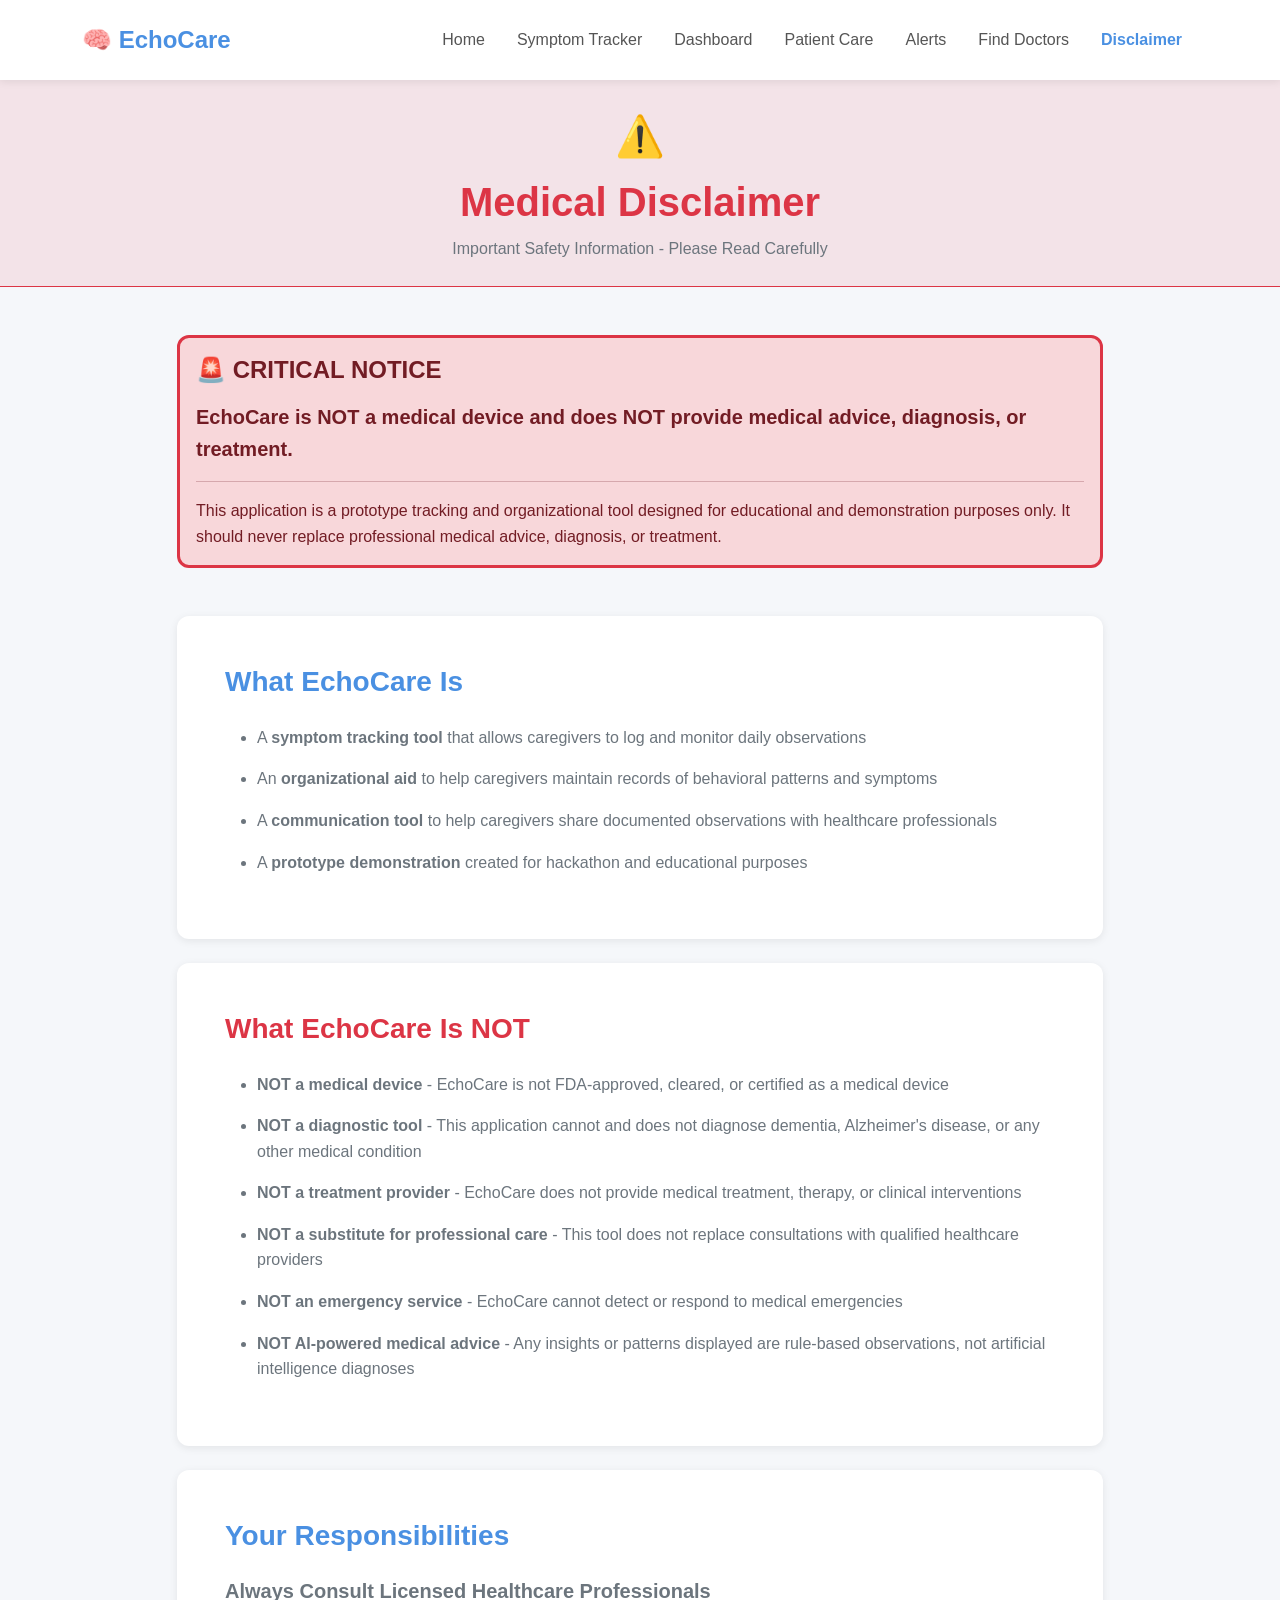
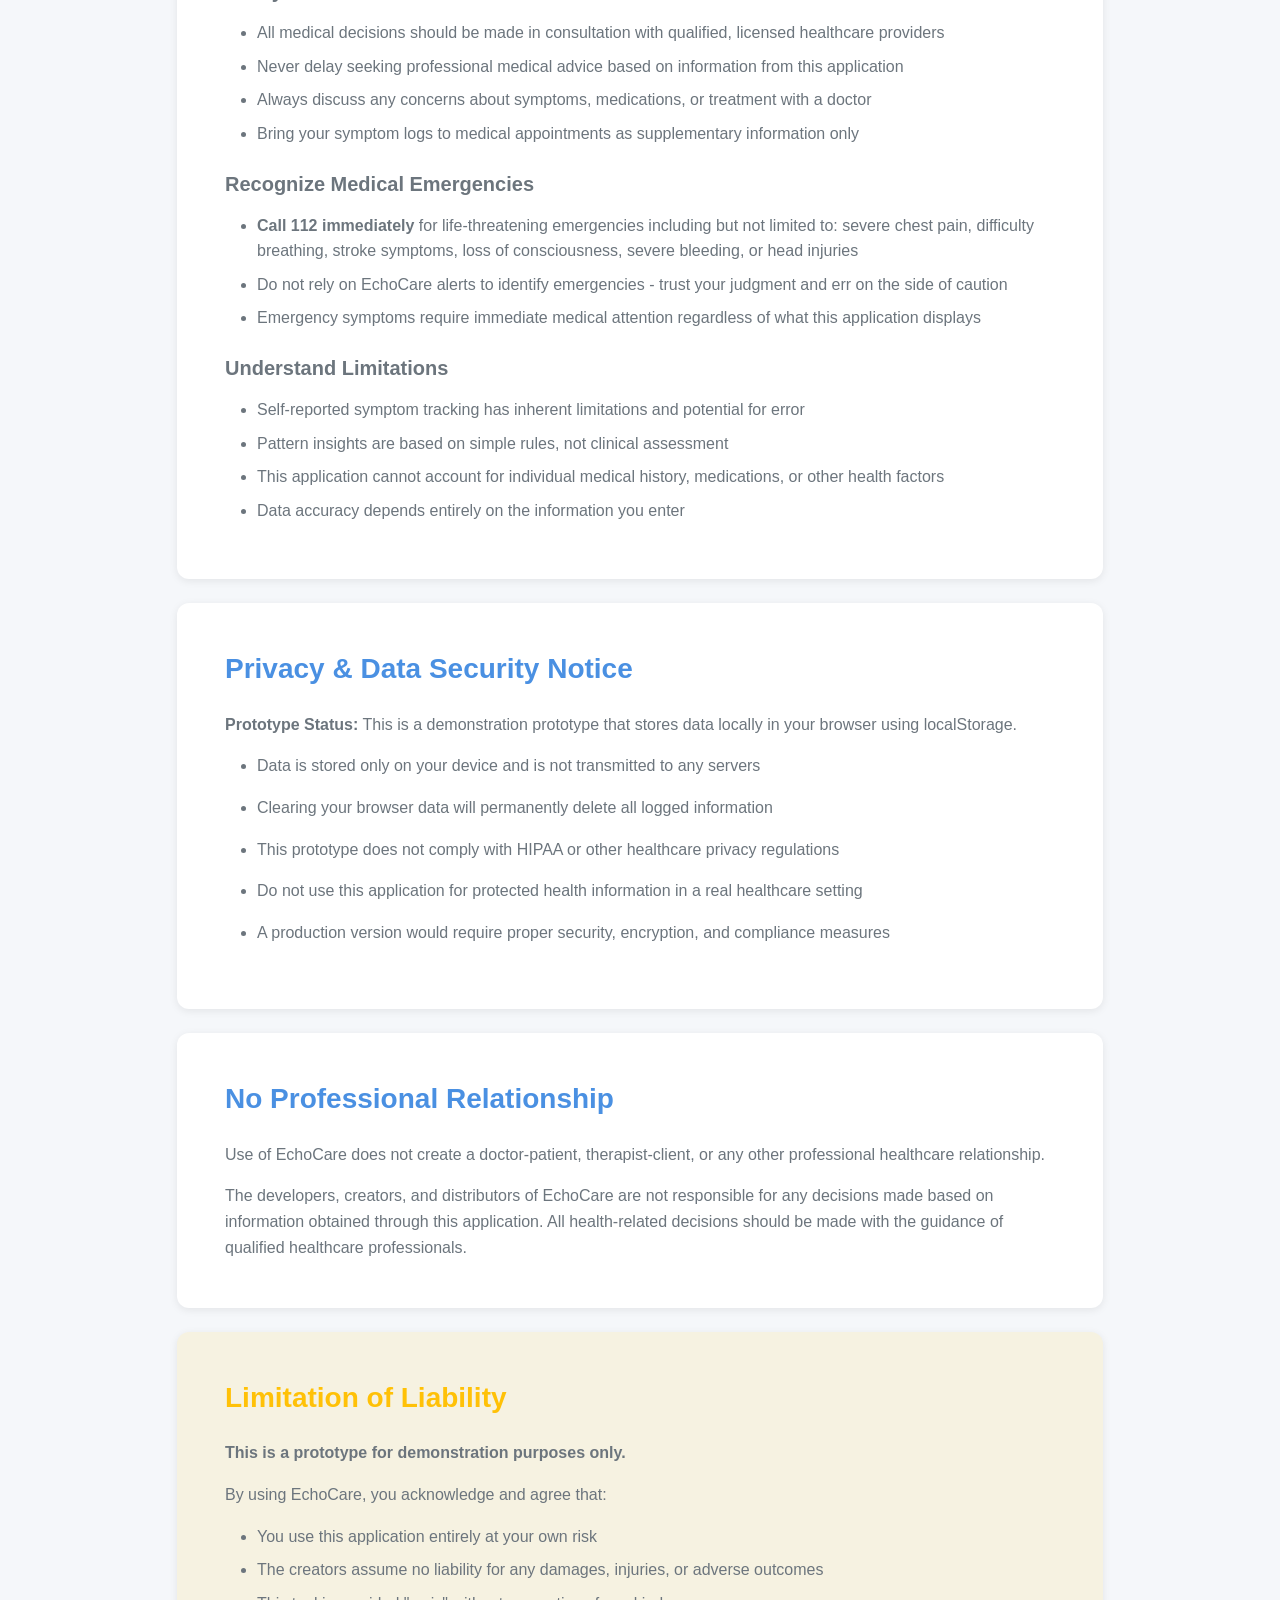
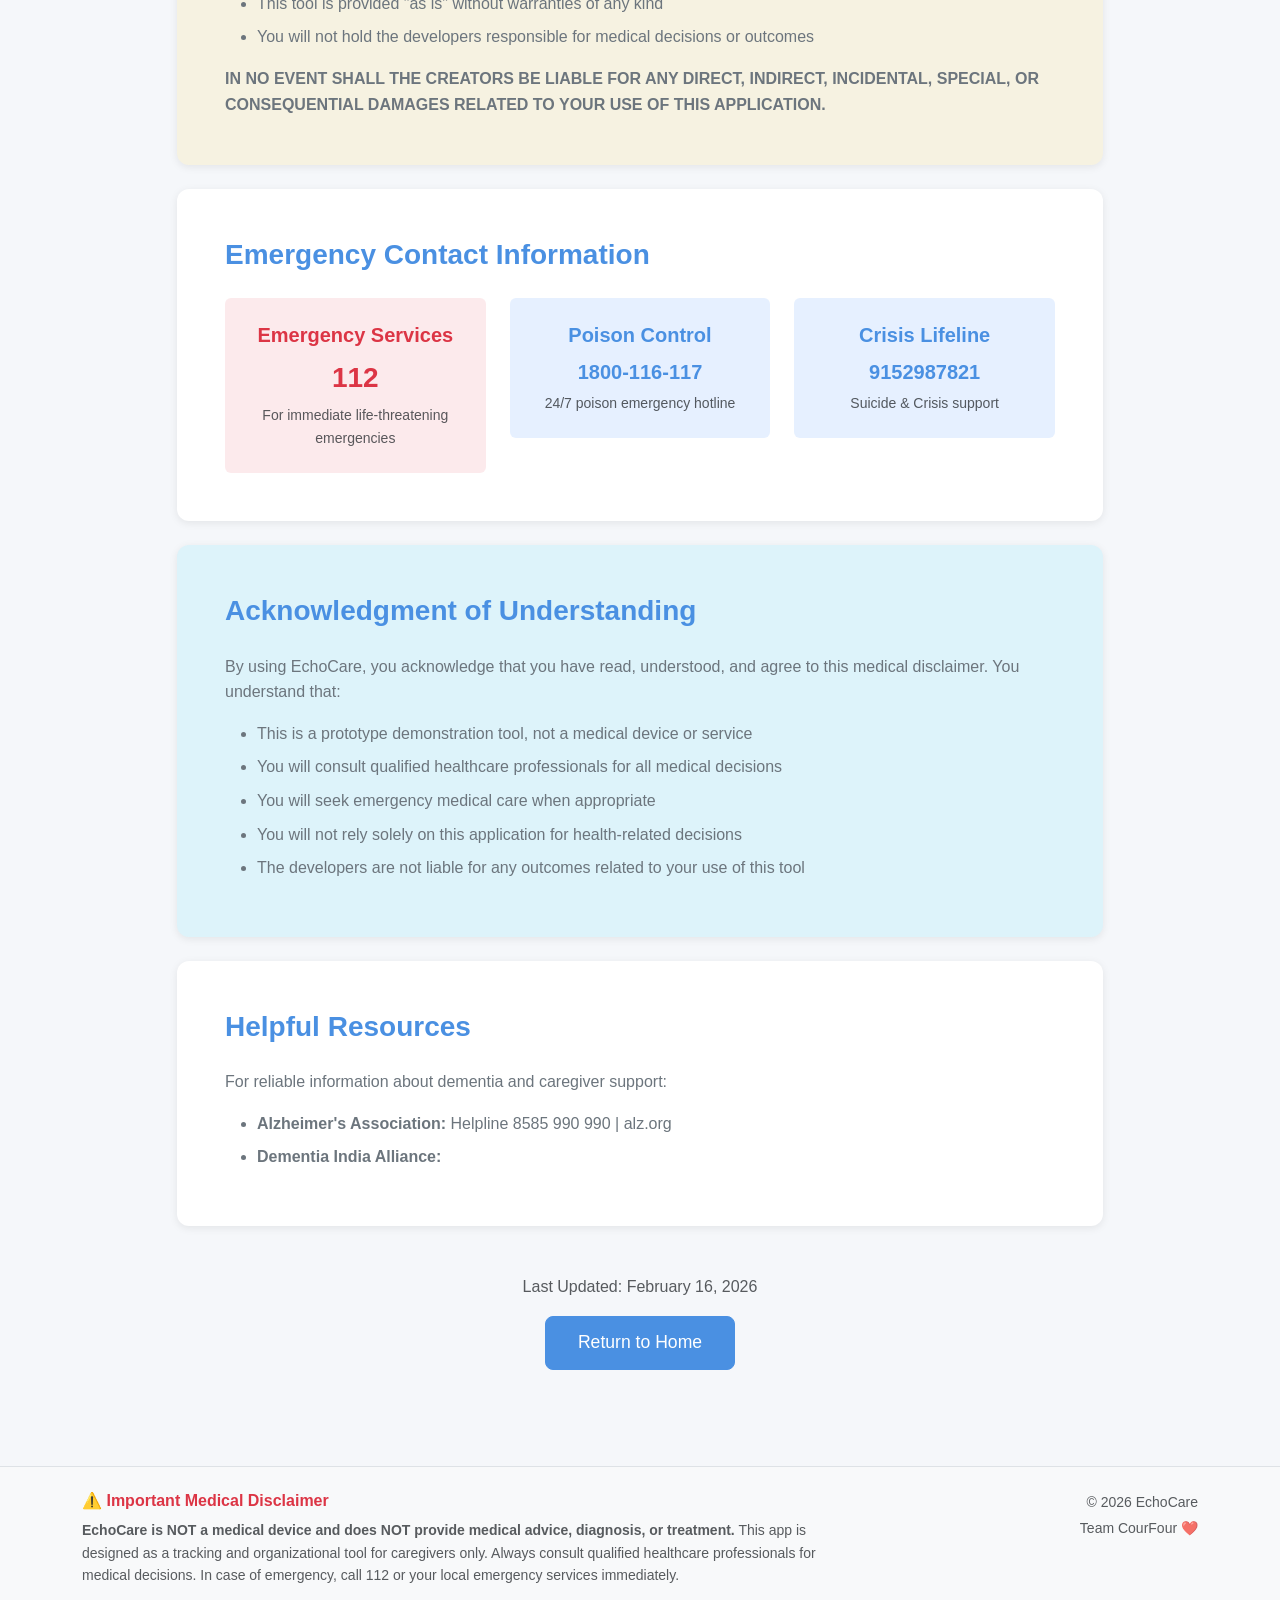
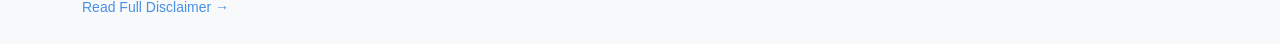
<file: disclaimer.html>
<!DOCTYPE html>
<html lang="en">
<head>
    <meta charset="UTF-8">
    <meta name="viewport" content="width=device-width, initial-scale=1.0">
    <title>Medical Disclaimer - EchoCare</title>
    <link href="https://cdn.jsdelivr.net/npm/bootstrap@5.3.0/dist/css/bootstrap.min.css" rel="stylesheet">
    <link rel="stylesheet" href="style.css">
</head>
<body>
    <!-- Navigation -->
<nav class="navbar navbar-expand-lg navbar-light bg-white shadow-sm sticky-top">
    <div class="container">
        <a class="navbar-brand fw-bold text-primary" href="index.html">
            <span class="fs-4">🧠 EchoCare</span>
        </a>
        <button class="navbar-toggler" type="button" data-bs-toggle="collapse" data-bs-target="#navbarNav">
            <span class="navbar-toggler-icon"></span>
        </button>
        <div class="collapse navbar-collapse" id="navbarNav">
            <ul class="navbar-nav ms-auto">
                <li class="nav-item">
                    <a class="nav-link " href="index.html">Home</a>
                </li>
                <li class="nav-item">
                    <a class="nav-link" href="tracker.html">Symptom Tracker</a>
                </li>
                <li class="nav-item">
                    <a class="nav-link" href="dashboard.html">Dashboard</a>
                </li>
                <li class="nav-item">
                    <a class="nav-link" href="patient-dashboard.html">Patient Care</a>
                </li>
                <li class="nav-item">
                    <a class="nav-link" href="alerts.html">Alerts</a>
                </li>
                <li class="nav-item">
                    <a class="nav-link" href="doctors.html">Find Doctors</a>
                </li>
                <li class="nav-item">
                    <a class="nav-link text-muted active" href="disclaimer.html">Disclaimer</a>
                </li>
            </ul>
        </div>
    </div>
</nav>
    <!-- Disclaimer Header -->
    <section class="bg-danger bg-opacity-10 py-4 border-bottom border-danger">
        <div class="container">
            <div class="text-center">
                <div class="fs-1 text-danger mb-2">⚠️</div>
                <h1 class="text-danger fw-bold mb-2">Medical Disclaimer</h1>
                <p class="text-secondary mb-0">Important Safety Information - Please Read Carefully</p>
            </div>
        </div>
    </section>

    <!-- Disclaimer Content -->
    <section class="py-5">
        <div class="container">
            <div class="row justify-content-center">
                <div class="col-lg-10">
                    <!-- Critical Warning -->
                    <div class="alert alert-danger border-danger border-3 mb-5" role="alert">
                        <h4 class="alert-heading fw-bold mb-3">🚨 CRITICAL NOTICE</h4>
                        <p class="fs-5 fw-bold mb-3">
                            EchoCare is NOT a medical device and does NOT provide medical advice, diagnosis, or treatment.
                        </p>
                        <hr>
                        <p class="mb-0">
                            This application is a prototype tracking and organizational tool designed for educational and demonstration purposes only. 
                            It should never replace professional medical advice, diagnosis, or treatment.
                        </p>
                    </div>

                    <!-- Main Disclaimer Sections -->
                    <div class="card border-0 shadow-sm mb-4">
                        <div class="card-body p-4 p-md-5">
                            <h3 class="fw-bold text-primary mb-4">What EchoCare Is</h3>
                            <ul class="text-secondary mb-0">
                                <li class="mb-3">A <strong>symptom tracking tool</strong> that allows caregivers to log and monitor daily observations</li>
                                <li class="mb-3">An <strong>organizational aid</strong> to help caregivers maintain records of behavioral patterns and symptoms</li>
                                <li class="mb-3">A <strong>communication tool</strong> to help caregivers share documented observations with healthcare professionals</li>
                                <li class="mb-3">A <strong>prototype demonstration</strong> created for hackathon and educational purposes</li>
                            </ul>
                        </div>
                    </div>

                    <div class="card border-0 shadow-sm mb-4">
                        <div class="card-body p-4 p-md-5">
                            <h3 class="fw-bold text-danger mb-4">What EchoCare Is NOT</h3>
                            <ul class="text-secondary mb-0">
                                <li class="mb-3"><strong>NOT a medical device</strong> - EchoCare is not FDA-approved, cleared, or certified as a medical device</li>
                                <li class="mb-3"><strong>NOT a diagnostic tool</strong> - This application cannot and does not diagnose dementia, Alzheimer's disease, or any other medical condition</li>
                                <li class="mb-3"><strong>NOT a treatment provider</strong> - EchoCare does not provide medical treatment, therapy, or clinical interventions</li>
                                <li class="mb-3"><strong>NOT a substitute for professional care</strong> - This tool does not replace consultations with qualified healthcare providers</li>
                                <li class="mb-3"><strong>NOT an emergency service</strong> - EchoCare cannot detect or respond to medical emergencies</li>
                                <li class="mb-3"><strong>NOT AI-powered medical advice</strong> - Any insights or patterns displayed are rule-based observations, not artificial intelligence diagnoses</li>
                            </ul>
                        </div>
                    </div>

                    <div class="card border-0 shadow-sm mb-4">
                        <div class="card-body p-4 p-md-5">
                            <h3 class="fw-bold text-primary mb-4">Your Responsibilities</h3>
                            <div class="text-secondary">
                                <h5 class="fw-bold mb-3">Always Consult Licensed Healthcare Professionals</h5>
                                <ul class="mb-4">
                                    <li class="mb-2">All medical decisions should be made in consultation with qualified, licensed healthcare providers</li>
                                    <li class="mb-2">Never delay seeking professional medical advice based on information from this application</li>
                                    <li class="mb-2">Always discuss any concerns about symptoms, medications, or treatment with a doctor</li>
                                    <li class="mb-2">Bring your symptom logs to medical appointments as supplementary information only</li>
                                </ul>

                                <h5 class="fw-bold mb-3">Recognize Medical Emergencies</h5>
                                <ul class="mb-4">
                                    <li class="mb-2"><strong>Call 112 immediately</strong> for life-threatening emergencies including but not limited to: severe chest pain, difficulty breathing, stroke symptoms, loss of consciousness, severe bleeding, or head injuries</li>
                                    <li class="mb-2">Do not rely on EchoCare alerts to identify emergencies - trust your judgment and err on the side of caution</li>
                                    <li class="mb-2">Emergency symptoms require immediate medical attention regardless of what this application displays</li>
                                </ul>

                                <h5 class="fw-bold mb-3">Understand Limitations</h5>
                                <ul class="mb-0">
                                    <li class="mb-2">Self-reported symptom tracking has inherent limitations and potential for error</li>
                                    <li class="mb-2">Pattern insights are based on simple rules, not clinical assessment</li>
                                    <li class="mb-2">This application cannot account for individual medical history, medications, or other health factors</li>
                                    <li class="mb-2">Data accuracy depends entirely on the information you enter</li>
                                </ul>
                            </div>
                        </div>
                    </div>

                    <div class="card border-0 shadow-sm mb-4">
                        <div class="card-body p-4 p-md-5">
                            <h3 class="fw-bold text-primary mb-4">Privacy & Data Security Notice</h3>
                            <p class="text-secondary mb-3">
                                <strong>Prototype Status:</strong> This is a demonstration prototype that stores data locally in your browser using localStorage. 
                            </p>
                            <ul class="text-secondary mb-0">
                                <li class="mb-3">Data is stored only on your device and is not transmitted to any servers</li>
                                <li class="mb-3">Clearing your browser data will permanently delete all logged information</li>
                                <li class="mb-3">This prototype does not comply with HIPAA or other healthcare privacy regulations</li>
                                <li class="mb-3">Do not use this application for protected health information in a real healthcare setting</li>
                                <li class="mb-3">A production version would require proper security, encryption, and compliance measures</li>
                            </ul>
                        </div>
                    </div>

                    <div class="card border-0 shadow-sm mb-4">
                        <div class="card-body p-4 p-md-5">
                            <h3 class="fw-bold text-primary mb-4">No Professional Relationship</h3>
                            <p class="text-secondary mb-3">
                                Use of EchoCare does not create a doctor-patient, therapist-client, or any other professional healthcare relationship. 
                            </p>
                            <p class="text-secondary mb-0">
                                The developers, creators, and distributors of EchoCare are not responsible for any decisions made based on information 
                                obtained through this application. All health-related decisions should be made with the guidance of qualified healthcare professionals.
                            </p>
                        </div>
                    </div>

                    <div class="card border-0 shadow-sm mb-4 bg-warning bg-opacity-10 border-warning">
                        <div class="card-body p-4 p-md-5">
                            <h3 class="fw-bold text-warning mb-4">Limitation of Liability</h3>
                            <p class="text-secondary mb-3">
                                <strong>This is a prototype for demonstration purposes only.</strong>
                            </p>
                            <p class="text-secondary mb-3">
                                By using EchoCare, you acknowledge and agree that:
                            </p>
                            <ul class="text-secondary mb-3">
                                <li class="mb-2">You use this application entirely at your own risk</li>
                                <li class="mb-2">The creators assume no liability for any damages, injuries, or adverse outcomes</li>
                                <li class="mb-2">This tool is provided "as is" without warranties of any kind</li>
                                <li class="mb-2">You will not hold the developers responsible for medical decisions or outcomes</li>
                            </ul>
                            <p class="text-secondary mb-0">
                                <strong>IN NO EVENT SHALL THE CREATORS BE LIABLE FOR ANY DIRECT, INDIRECT, INCIDENTAL, SPECIAL, OR CONSEQUENTIAL DAMAGES 
                                RELATED TO YOUR USE OF THIS APPLICATION.</strong>
                            </p>
                        </div>
                    </div>

                    <div class="card border-0 shadow-sm mb-4">
                        <div class="card-body p-4 p-md-5">
                            <h3 class="fw-bold text-primary mb-4">Emergency Contact Information</h3>
                            <div class="row g-4 text-center">
                                <div class="col-md-4">
                                    <div class="p-4 bg-danger bg-opacity-10 rounded">
                                        <h5 class="fw-bold text-danger mb-2">Emergency Services</h5>
                                        <p class="fs-3 fw-bold text-danger mb-1">112</p>
                                        <p class="text-muted small mb-0">For immediate life-threatening emergencies</p>
                                    </div>
                                </div>
                                <div class="col-md-4">
                                    <div class="p-4 bg-primary bg-opacity-10 rounded">
                                        <h5 class="fw-bold text-primary mb-2">Poison Control</h5>
                                        <p class="fs-5 fw-bold text-primary mb-1">1800-116-117</p>
                                        <p class="text-muted small mb-0">24/7 poison emergency hotline</p>
                                    </div>
                                </div>
                                <div class="col-md-4">
                                    <div class="p-4 bg-primary bg-opacity-10 rounded">
                                        <h5 class="fw-bold text-primary mb-2">Crisis Lifeline</h5>
                                        <p class="fs-5 fw-bold text-primary mb-1">9152987821</p>
                                        <p class="text-muted small mb-0">Suicide & Crisis support</p>
                                    </div>
                                </div>
                            </div>
                        </div>
                    </div>

                    <div class="card border-0 shadow-sm mb-4 bg-info bg-opacity-10 border-info">
                        <div class="card-body p-4 p-md-5">
                            <h3 class="fw-bold text-primary mb-4">Acknowledgment of Understanding</h3>
                            <p class="text-secondary mb-3">
                                By using EchoCare, you acknowledge that you have read, understood, and agree to this medical disclaimer. 
                                You understand that:
                            </p>
                            <ul class="text-secondary mb-0">
                                <li class="mb-2">This is a prototype demonstration tool, not a medical device or service</li>
                                <li class="mb-2">You will consult qualified healthcare professionals for all medical decisions</li>
                                <li class="mb-2">You will seek emergency medical care when appropriate</li>
                                <li class="mb-2">You will not rely solely on this application for health-related decisions</li>
                                <li class="mb-2">The developers are not liable for any outcomes related to your use of this tool</li>
                            </ul>
                        </div>
                    </div>

                    <!-- Resources -->
                    <div class="card border-0 shadow-sm">
                        <div class="card-body p-4 p-md-5">
                            <h3 class="fw-bold text-primary mb-4">Helpful Resources</h3>
                            <p class="text-secondary mb-3">For reliable information about dementia and caregiver support:</p>
                            <ul class="text-secondary mb-0">
                                <li class="mb-2"><strong>Alzheimer's Association:</strong>  Helpline 8585 990 990 | alz.org</li>
                                <li class="mb-2"><strong>Dementia India Alliance:</strong> <a href="https://www.dementia-india.org/"></a></li>
                            </ul>
                        </div>
                    </div>

                    <!-- Back to Home -->
                    <div class="text-center mt-5">
                        <p class="text-muted mb-3">Last Updated: February 16, 2026</p>
                        <a href="index.html" class="btn btn-primary btn-lg">Return to Home</a>
                    </div>
                </div>
            </div>
        </div>
    </section>

    <!-- Footer -->
    <footer class="bg-light py-4 border-top mt-5">
        <div class="container">
            <div class="row">
                <div class="col-lg-8 mb-3 mb-lg-0">
                    <h6 class="fw-bold text-danger mb-2">⚠️ Important Medical Disclaimer</h6>
                    <p class="text-muted small mb-2">
                        <strong>EchoCare is NOT a medical device and does NOT provide medical advice, diagnosis, or treatment.</strong> 
                        This app is designed as a tracking and organizational tool for caregivers only. 
                        Always consult qualified healthcare professionals for medical decisions. 
                        In case of emergency, call 112 or your local emergency services immediately.
                    </p>
                    <a href="disclaimer.html" class="text-primary small">Read Full Disclaimer →</a>
                </div>
                <div class="col-lg-4 text-lg-end">
                    <p class="text-muted small mb-1">© 2026 EchoCare </p>
                    <p class="text-muted small">Team CourFour ❤️</p>
                </div>
            </div>
        </div>
    </footer>

    <script src="https://cdn.jsdelivr.net/npm/bootstrap@5.3.0/dist/js/bootstrap.bundle.min.js"></script>
    <script src="app.js"></script>
</body>
</html>
</file>
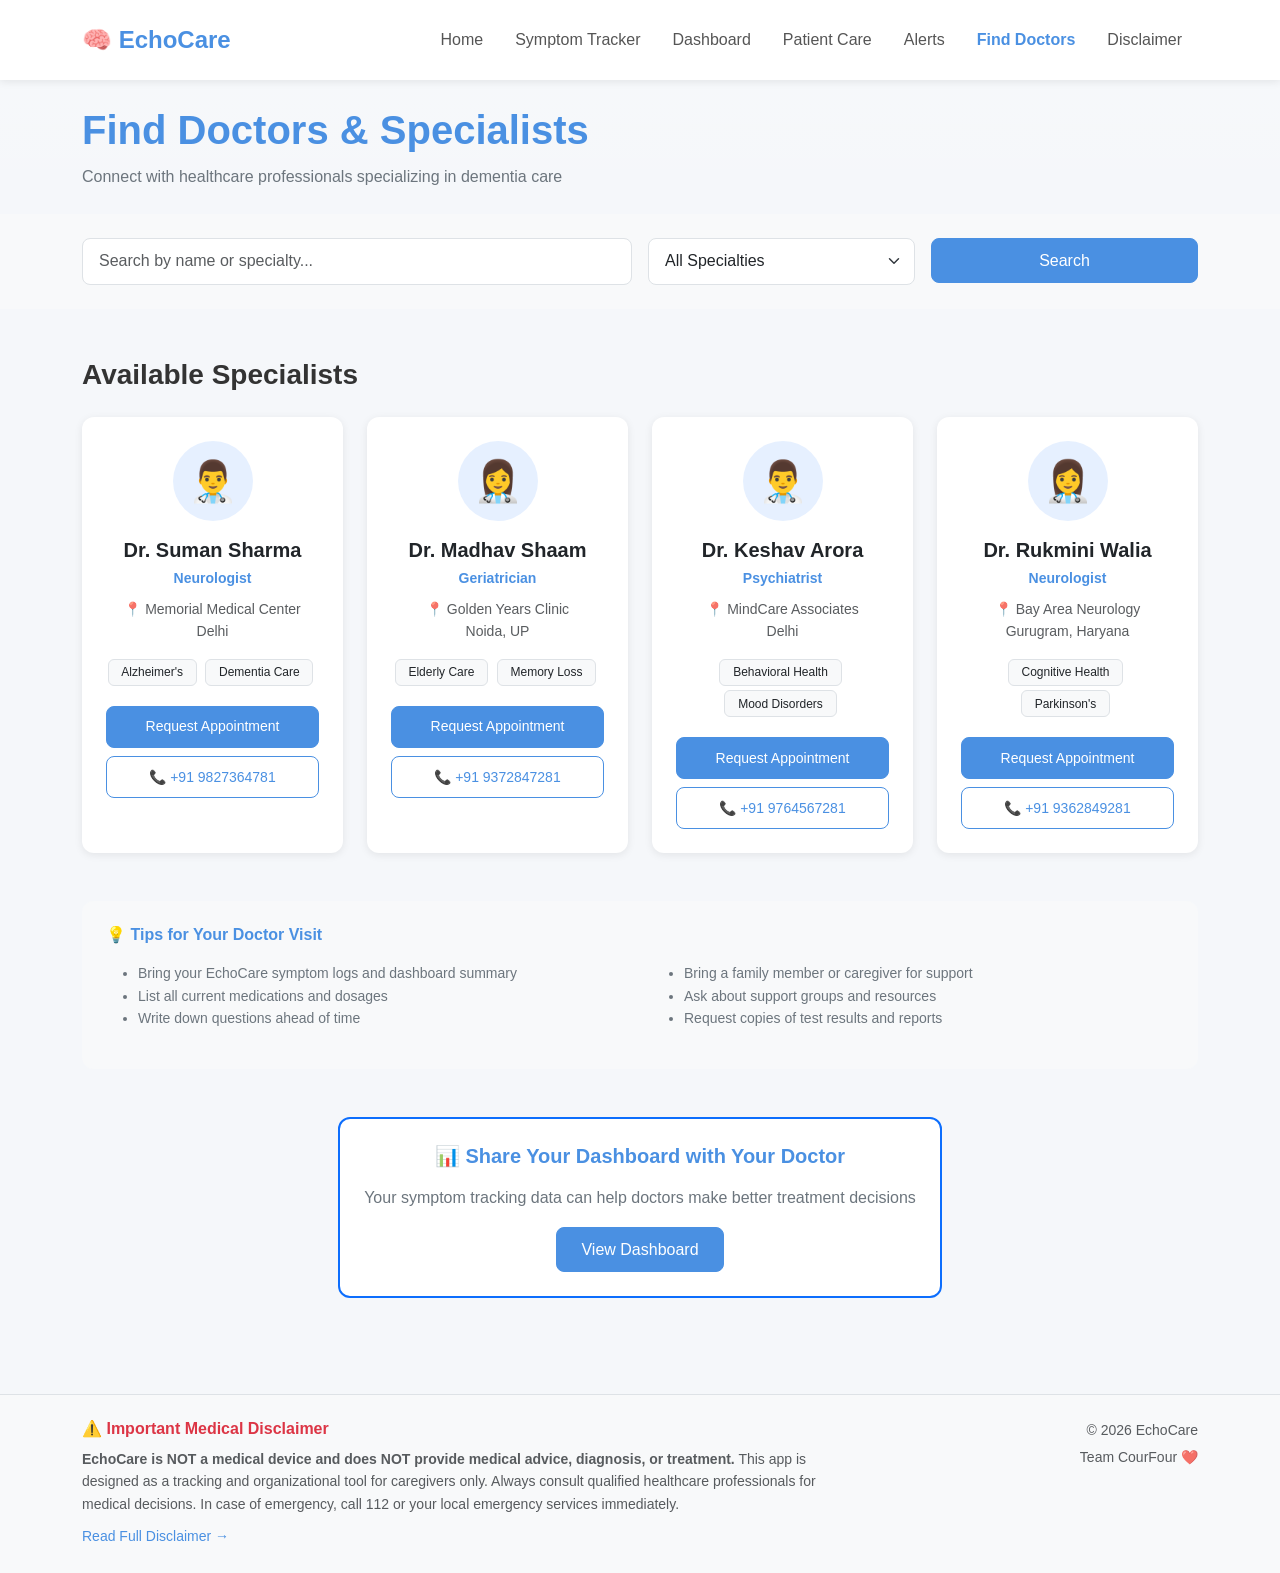
<file: doctors.html>
<!DOCTYPE html>
<html lang="en">
<head>
    <meta charset="UTF-8">
    <meta name="viewport" content="width=device-width, initial-scale=1.0">
    <title>Find Doctors - EchoCare</title>
    <link href="https://cdn.jsdelivr.net/npm/bootstrap@5.3.0/dist/css/bootstrap.min.css" rel="stylesheet">
    <link rel="stylesheet" href="style.css">
</head>
<body>
    <!-- Navigation -->
<nav class="navbar navbar-expand-lg navbar-light bg-white shadow-sm sticky-top">
    <div class="container">
        <a class="navbar-brand fw-bold text-primary" href="index.html">
            <span class="fs-4">🧠 EchoCare</span>
        </a>
        <button class="navbar-toggler" type="button" data-bs-toggle="collapse" data-bs-target="#navbarNav">
            <span class="navbar-toggler-icon"></span>
        </button>
        <div class="collapse navbar-collapse" id="navbarNav">
            <ul class="navbar-nav ms-auto">
                <li class="nav-item">
                    <a class="nav-link " href="index.html">Home</a>
                </li>
                <li class="nav-item">
                    <a class="nav-link" href="tracker.html">Symptom Tracker</a>
                </li>
                <li class="nav-item">
                    <a class="nav-link" href="dashboard.html">Dashboard</a>
                </li>
                <li class="nav-item">
                    <a class="nav-link" href="patient-dashboard.html">Patient Care</a>
                </li>
                <li class="nav-item">
                    <a class="nav-link" href="alerts.html">Alerts</a>
                </li>
                <li class="nav-item">
                    <a class="nav-link active" href="doctors.html">Find Doctors</a>
                </li>
                <li class="nav-item">
                    <a class="nav-link text-muted" href="disclaimer.html">Disclaimer</a>
                </li>
            </ul>
        </div>
    </div>
</nav>
    <!-- Doctors Header -->
    <section class="bg-gradient py-4">
        <div class="container">
            <h1 class="text-primary fw-bold mb-2">Find Doctors & Specialists</h1>
            <p class="text-secondary mb-0">Connect with healthcare professionals specializing in dementia care</p>
        </div>
    </section>

    <!-- Search and Filter -->
    <section class="py-4 bg-light">
        <div class="container">
            <div class="row g-3">
                <div class="col-md-6">
                    <input type="text" class="form-control" placeholder="Search by name or specialty..." id="searchInput">
                </div>
                <div class="col-md-3">
                    <select class="form-select" id="specialtyFilter">
                        <option value="all">All Specialties</option>
                        <option value="neurologist">Neurologist</option>
                        <option value="geriatrician">Geriatrician</option>
                        <option value="psychiatrist">Psychiatrist</option>
                    </select>
                </div>
                <div class="col-md-3">
                    <button class="btn btn-primary w-100" id="searchBtn">Search</button>
                </div>
            </div>
        </div>
    </section>

    <!-- Doctor Directory -->
    <section class="py-5">
        <div class="container">
            <h3 class="fw-bold mb-4">Available Specialists</h3>
            
            <div class="row g-4" id="doctorDirectory">
                <!-- Doctor Card 1 -->
                <div class="col-md-6 col-lg-3">
                    <div class="card border-0 shadow-sm h-100">
                        <div class="card-body p-4 text-center">
                            <div class="mb-3">
                                <div class="bg-primary bg-opacity-10 rounded-circle d-inline-flex align-items-center justify-content-center" style="width: 80px; height: 80px;">
                                    <span class="fs-1">👨‍⚕️</span>
                                </div>
                            </div>
                            <h5 class="fw-bold mb-1">Dr. Suman Sharma</h5>
                            <p class="text-primary small fw-bold mb-2">Neurologist</p>
                            <p class="text-muted small mb-3">
                                <span class="d-block">📍 Memorial Medical Center</span>
                                <span class="d-block">Delhi</span>
                            </p>
                            <div class="mb-3">
                                <span class="badge bg-light text-dark border me-1 mb-1">Alzheimer's</span>
                                <span class="badge bg-light text-dark border me-1 mb-1">Dementia Care</span>
                            </div>
                            <div class="d-grid gap-2">
                                <button class="btn btn-primary btn-sm" onclick="openAppointmentModal('Dr. Sarah Martinez', 'Neurologist')">
                                    Request Appointment
                                </button>
                                <a href="tel:555-0101" class="btn btn-outline-primary btn-sm">
                                    📞 +91 9827364781
                                </a>
                            </div>
                        </div>
                    </div>
                </div>

                <!-- Doctor Card 2 -->
                <div class="col-md-6 col-lg-3">
                    <div class="card border-0 shadow-sm h-100">
                        <div class="card-body p-4 text-center">
                            <div class="mb-3">
                                <div class="bg-primary bg-opacity-10 rounded-circle d-inline-flex align-items-center justify-content-center" style="width: 80px; height: 80px;">
                                    <span class="fs-1">👩‍⚕️</span>
                                </div>
                            </div>
                            <h5 class="fw-bold mb-1">Dr. Madhav Shaam</h5>
                            <p class="text-primary small fw-bold mb-2">Geriatrician</p>
                            <p class="text-muted small mb-3">
                                <span class="d-block">📍 Golden Years Clinic</span>
                                <span class="d-block">Noida, UP</span>
                            </p>
                            <div class="mb-3">
                                <span class="badge bg-light text-dark border me-1 mb-1">Elderly Care</span>
                                <span class="badge bg-light text-dark border me-1 mb-1">Memory Loss</span>
                            </div>
                            <div class="d-grid gap-2">
                                <button class="btn btn-primary btn-sm" onclick="openAppointmentModal('Dr. James Chen', 'Geriatrician')">
                                    Request Appointment
                                </button>
                                <a href="tel:555-0102" class="btn btn-outline-primary btn-sm">
                                    📞 +91 9372847281
                                </a>
                            </div>
                        </div>
                    </div>
                </div>

                <!-- Doctor Card 3 -->
                <div class="col-md-6 col-lg-3">
                    <div class="card border-0 shadow-sm h-100">
                        <div class="card-body p-4 text-center">
                            <div class="mb-3">
                                <div class="bg-primary bg-opacity-10 rounded-circle d-inline-flex align-items-center justify-content-center" style="width: 80px; height: 80px;">
                                    <span class="fs-1">👨‍⚕️</span>
                                </div>
                            </div>
                            <h5 class="fw-bold mb-1">Dr. Keshav Arora</h5>
                            <p class="text-primary small fw-bold mb-2">Psychiatrist</p>
                            <p class="text-muted small mb-3">
                                <span class="d-block">📍 MindCare Associates</span>
                                <span class="d-block">Delhi</span>
                            </p>
                            <div class="mb-3">
                                <span class="badge bg-light text-dark border me-1 mb-1">Behavioral Health</span>
                                <span class="badge bg-light text-dark border me-1 mb-1">Mood Disorders</span>
                            </div>
                            <div class="d-grid gap-2">
                                <button class="btn btn-primary btn-sm" onclick="openAppointmentModal('Dr. Emily Thompson', 'Psychiatrist')">
                                    Request Appointment
                                </button>
                                <a href="tel:555-0103" class="btn btn-outline-primary btn-sm">
                                    📞 +91 9764567281
                                </a>
                            </div>
                        </div>
                    </div>
                </div>

                <!-- Doctor Card 4 -->
                <div class="col-md-6 col-lg-3">
                    <div class="card border-0 shadow-sm h-100">
                        <div class="card-body p-4 text-center">
                            <div class="mb-3">
                                <div class="bg-primary bg-opacity-10 rounded-circle d-inline-flex align-items-center justify-content-center" style="width: 80px; height: 80px;">
                                    <span class="fs-1">👩‍⚕️</span>
                                </div>
                            </div>
                            <h5 class="fw-bold mb-1">Dr. Rukmini Walia</h5>
                            <p class="text-primary small fw-bold mb-2">Neurologist</p>
                            <p class="text-muted small mb-3">
                                <span class="d-block">📍 Bay Area Neurology</span>
                                <span class="d-block">Gurugram, Haryana</span>
                            </p>
                            <div class="mb-3">
                                <span class="badge bg-light text-dark border me-1 mb-1">Cognitive Health</span>
                                <span class="badge bg-light text-dark border me-1 mb-1">Parkinson's</span>
                            </div>
                            <div class="d-grid gap-2">
                                <button class="btn btn-primary btn-sm" onclick="openAppointmentModal('Dr. Robert Williams', 'Neurologist')">
                                    Request Appointment
                                </button>
                                <a href="tel:555-0104" class="btn btn-outline-primary btn-sm">
                                    📞 +91 9362849281
                                </a>
                            </div>
                        </div>
                    </div>
                </div>
            </div>

            <!-- Info Card -->
            <div class="card border-0 bg-light mt-5">
                <div class="card-body p-4">
                    <h6 class="fw-bold text-primary mb-3">💡 Tips for Your Doctor Visit</h6>
                    <div class="row">
                        <div class="col-md-6">
                            <ul class="small text-secondary">
                                <li>Bring your EchoCare symptom logs and dashboard summary</li>
                                <li>List all current medications and dosages</li>
                                <li>Write down questions ahead of time</li>
                            </ul>
                        </div>
                        <div class="col-md-6">
                            <ul class="small text-secondary">
                                <li>Bring a family member or caregiver for support</li>
                                <li>Ask about support groups and resources</li>
                                <li>Request copies of test results and reports</li>
                            </ul>
                        </div>
                    </div>
                </div>
            </div>

            <!-- Share Dashboard CTA -->
            <div class="text-center mt-5">
                <div class="card border-primary border-2 d-inline-block">
                    <div class="card-body p-4">
                        <h5 class="fw-bold text-primary mb-3">📊 Share Your Dashboard with Your Doctor</h5>
                        <p class="text-secondary mb-3">Your symptom tracking data can help doctors make better treatment decisions</p>
                        <a href="dashboard.html" class="btn btn-primary">View Dashboard</a>
                    </div>
                </div>
            </div>
        </div>
    </section>

    <!-- Appointment Request Modal -->
    <div class="modal fade" id="appointmentModal" tabindex="-1" aria-labelledby="appointmentModalLabel" aria-hidden="true">
        <div class="modal-dialog modal-dialog-centered">
            <div class="modal-content">
                <div class="modal-header border-0">
                    <h5 class="modal-title fw-bold" id="appointmentModalLabel">Request Appointment</h5>
                    <button type="button" class="btn-close" data-bs-dismiss="modal" aria-label="Close"></button>
                </div>
                <div class="modal-body p-4">
                    <div class="mb-3 p-3 bg-light rounded">
                        <p class="mb-1"><strong>Doctor:</strong> <span id="modalDoctorName"></span></p>
                        <p class="mb-0 text-muted small"><span id="modalDoctorSpecialty"></span></p>
                    </div>

                    <form id="appointmentForm">
                        <div class="mb-3">
                            <label for="patientName" class="form-label fw-bold">Patient Name</label>
                            <input type="text" class="form-control" id="patientName" required placeholder="Full name">
                        </div>

                        <div class="mb-3">
                            <label for="caregiverName" class="form-label fw-bold">Your Name (Caregiver)</label>
                            <input type="text" class="form-control" id="caregiverName" required placeholder="Your name">
                        </div>

                        <div class="mb-3">
                            <label for="contactPhone" class="form-label fw-bold">Phone Number</label>
                            <input type="tel" class="form-control" id="contactPhone" required placeholder="(555) 123-4567">
                        </div>

                        <div class="mb-3">
                            <label for="contactEmail" class="form-label fw-bold">Email Address</label>
                            <input type="email" class="form-control" id="contactEmail" required placeholder="your@email.com">
                        </div>

                        <div class="mb-3">
                            <label for="preferredDate" class="form-label fw-bold">Preferred Date</label>
                            <input type="date" class="form-control" id="preferredDate" required>
                        </div>

                        <div class="mb-3">
                            <label for="preferredTime" class="form-label fw-bold">Preferred Time</label>
                            <select class="form-select" id="preferredTime" required>
                                <option value="">Select time...</option>
                                <option value="morning">Morning (8am - 12pm)</option>
                                <option value="afternoon">Afternoon (12pm - 4pm)</option>
                                <option value="evening">Evening (4pm - 6pm)</option>
                            </select>
                        </div>

                        <div class="mb-3">
                            <label for="reasonForVisit" class="form-label fw-bold">Reason for Visit</label>
                            <textarea class="form-control" id="reasonForVisit" rows="3" placeholder="Brief description of concerns..."></textarea>
                        </div>

                        <div class="alert alert-info small mb-3" role="alert">
                            <strong>Note:</strong> This is a prototype. In a real application, this would send your request to the doctor's office.
                        </div>

                        <div class="d-grid gap-2">
                            <button type="submit" class="btn btn-primary btn-lg">Submit Request</button>
                            <button type="button" class="btn btn-outline-secondary" data-bs-dismiss="modal">Cancel</button>
                        </div>
                    </form>
                </div>
            </div>
        </div>
    </div>

    <!-- Success Modal -->
    <div class="modal fade" id="successModal" tabindex="-1" aria-labelledby="successModalLabel" aria-hidden="true">
        <div class="modal-dialog modal-dialog-centered">
            <div class="modal-content">
                <div class="modal-body text-center p-5">
                    <div class="fs-1 text-success mb-3">✓</div>
                    <h4 class="fw-bold text-success mb-3">Request Submitted Successfully!</h4>
                    <p class="text-secondary mb-4">Your appointment request has been sent. The doctor's office will contact you within 1-2 business days to confirm your appointment.</p>
                    <p class="text-muted small mb-4">You will receive a confirmation email at <strong id="confirmEmail"></strong></p>
                    <button type="button" class="btn btn-primary" data-bs-dismiss="modal">Close</button>
                </div>
            </div>
        </div>
    </div>

    <!-- Footer -->
    <footer class="bg-light py-4 border-top mt-5">
        <div class="container">
            <div class="row">
                <div class="col-lg-8 mb-3 mb-lg-0">
                    <h6 class="fw-bold text-danger mb-2">⚠️ Important Medical Disclaimer</h6>
                    <p class="text-muted small mb-2">
                        <strong>EchoCare is NOT a medical device and does NOT provide medical advice, diagnosis, or treatment.</strong> 
                        This app is designed as a tracking and organizational tool for caregivers only. 
                        Always consult qualified healthcare professionals for medical decisions. 
                        In case of emergency, call 112 or your local emergency services immediately.
                    </p>
                    <a href="disclaimer.html" class="text-primary small">Read Full Disclaimer →</a>
                </div>
                <div class="col-lg-4 text-lg-end">
                    <p class="text-muted small mb-1">© 2026 EchoCare </p>
                    <p class="text-muted small">Team CourFour ❤️</p>
                </div>
            </div>
        </div>
    </footer>

    <script src="https://cdn.jsdelivr.net/npm/bootstrap@5.3.0/dist/js/bootstrap.bundle.min.js"></script>
    <script src="app.js"></script>
    <script>
        // Set minimum date to today
        const today = new Date().toISOString().split('T')[0];
        document.getElementById('preferredDate').setAttribute('min', today);

        // Open appointment modal
        function openAppointmentModal(doctorName, specialty) {
            document.getElementById('modalDoctorName').textContent = doctorName;
            document.getElementById('modalDoctorSpecialty').textContent = specialty;
            
            const appointmentModal = new bootstrap.Modal(document.getElementById('appointmentModal'));
            appointmentModal.show();
        }

        // Handle form submission
        document.getElementById('appointmentForm').addEventListener('submit', function(e) {
            e.preventDefault();

            // Get form data
            const email = document.getElementById('contactEmail').value;
            
            // Close appointment modal
            const appointmentModal = bootstrap.Modal.getInstance(document.getElementById('appointmentModal'));
            appointmentModal.hide();

            // Show success modal
            document.getElementById('confirmEmail').textContent = email;
            const successModal = new bootstrap.Modal(document.getElementById('successModal'));
            successModal.show();

            // Reset form
            this.reset();

            // Optional: Save request to localStorage for demo purposes
            const request = {
                id: Date.now(),
                doctor: document.getElementById('modalDoctorName').textContent,
                specialty: document.getElementById('modalDoctorSpecialty').textContent,
                patientName: document.getElementById('patientName').value,
                caregiverName: document.getElementById('caregiverName').value,
                phone: document.getElementById('contactPhone').value,
                email: email,
                date: document.getElementById('preferredDate').value,
                time: document.getElementById('preferredTime').value,
                reason: document.getElementById('reasonForVisit').value,
                timestamp: new Date().toISOString()
            };

            let requests = JSON.parse(localStorage.getItem('echocare_appointments') || '[]');
            requests.push(request);
            localStorage.setItem('echocare_appointments', JSON.stringify(requests));
        });

        // Simple search/filter functionality (for demo)
        document.getElementById('searchBtn').addEventListener('click', function() {
            const searchTerm = document.getElementById('searchInput').value.toLowerCase();
            const specialty = document.getElementById('specialtyFilter').value;
            
            // In a real app, this would filter the doctor cards
            // For now, just show an alert
            if (searchTerm || specialty !== 'all') {
                alert('Search functionality would filter doctors here. This is a prototype demo.');
            }
        });
    </script>
</body>
</html>
</file>
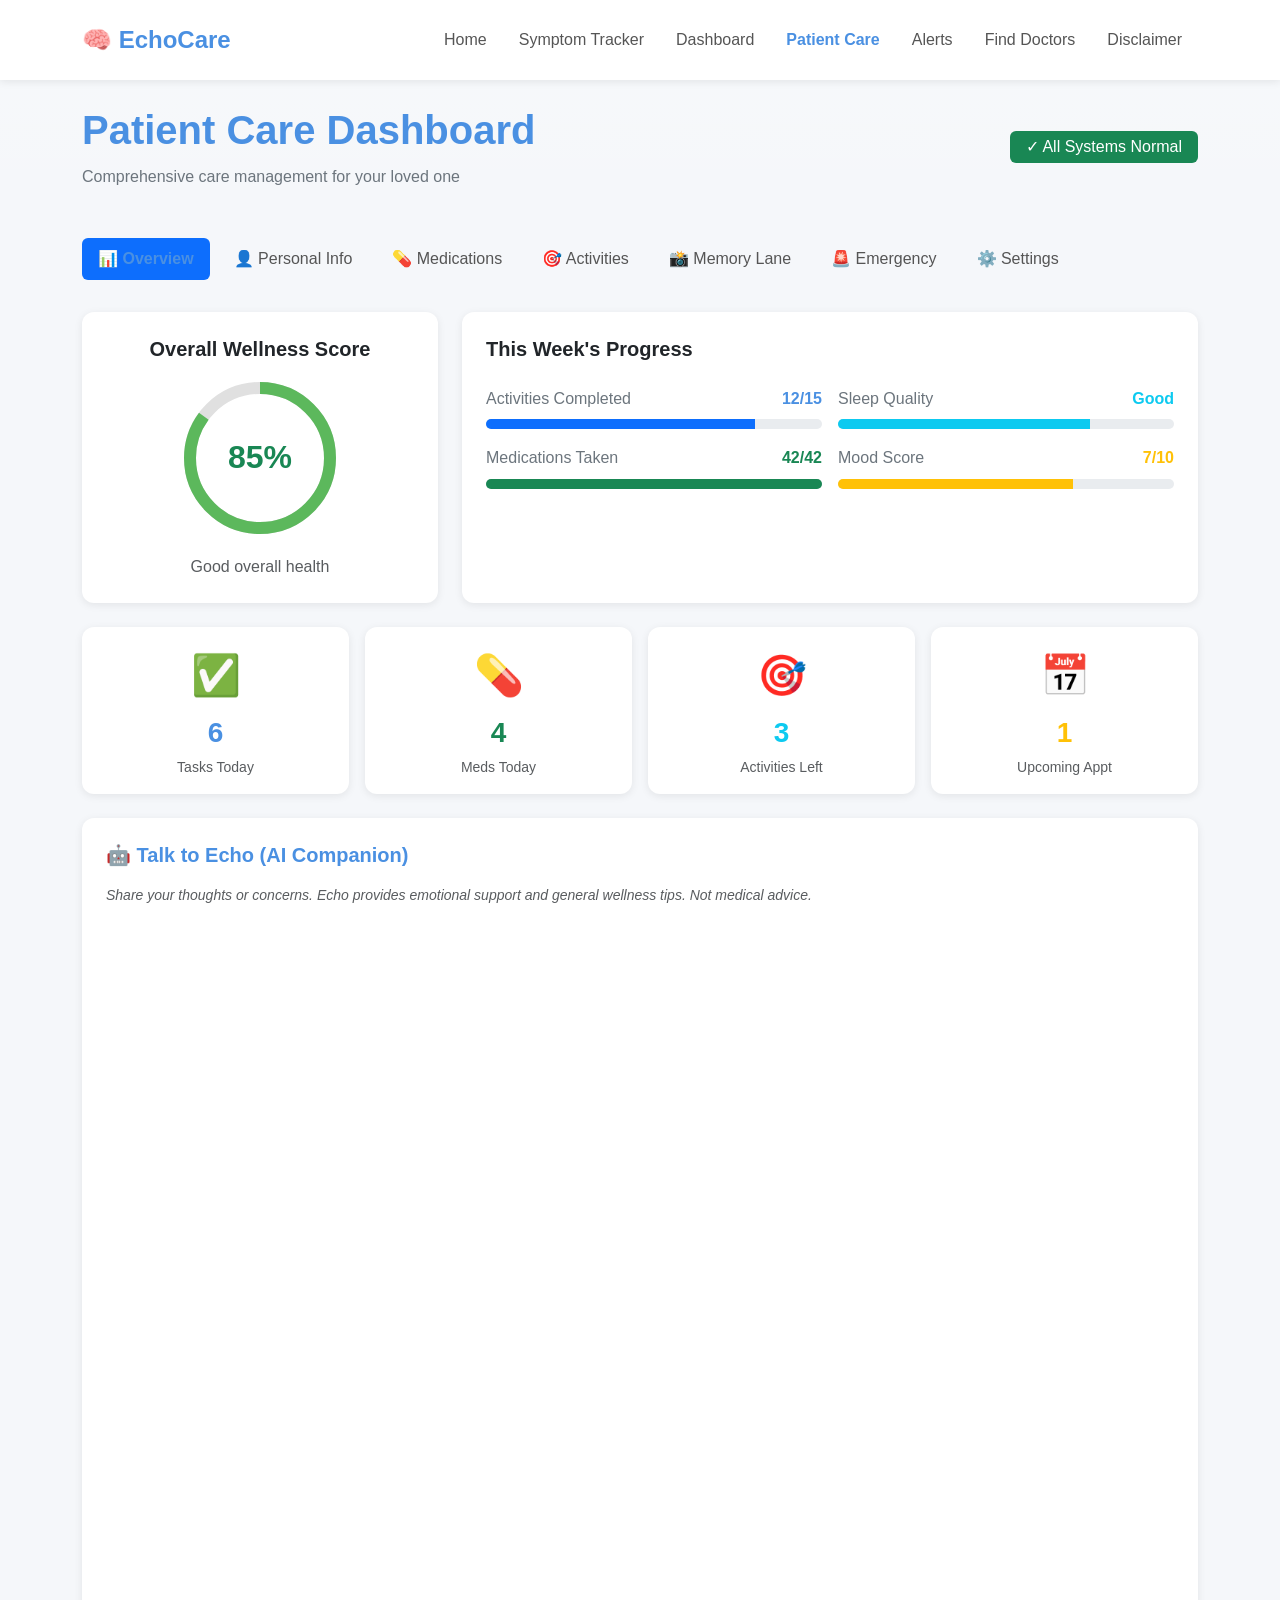
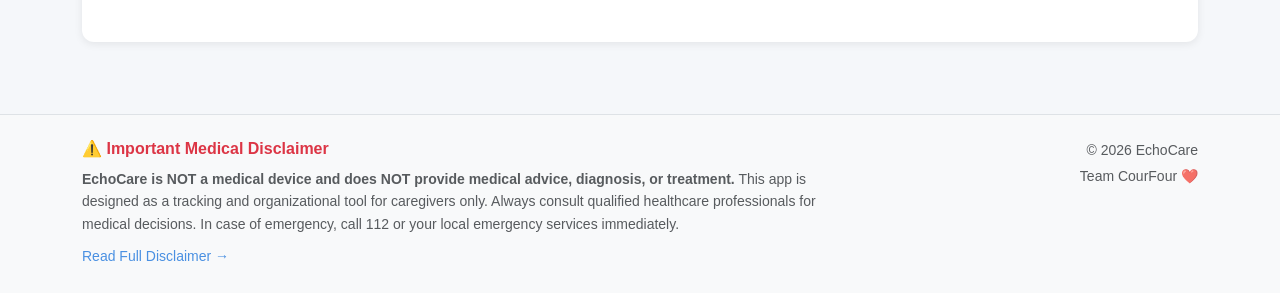
<file: patient-dashboard.html>
<!DOCTYPE html>
<html lang="en">

<head>
    <meta charset="UTF-8">
    <meta name="viewport" content="width=device-width, initial-scale=1.0">
    <title>Patient Dashboard - EchoCare</title>
    <link href="https://cdn.jsdelivr.net/npm/bootstrap@5.3.0/dist/css/bootstrap.min.css" rel="stylesheet">
    <link rel="stylesheet" href="style.css">
</head>

<body>
    <!-- Navigation -->
    <nav class="navbar navbar-expand-lg navbar-light bg-white shadow-sm sticky-top">
        <div class="container">
            <a class="navbar-brand fw-bold text-primary" href="index.html">
                <span class="fs-4">🧠 EchoCare</span>
            </a>
            <button class="navbar-toggler" type="button" data-bs-toggle="collapse" data-bs-target="#navbarNav">
                <span class="navbar-toggler-icon"></span>
            </button>
            <div class="collapse navbar-collapse" id="navbarNav">
                <ul class="navbar-nav ms-auto">
                    <li class="nav-item">
                        <a class="nav-link" href="index.html">Home</a>
                    </li>
                    <li class="nav-item">
                        <a class="nav-link" href="tracker.html">Symptom Tracker</a>
                    </li>
                    <li class="nav-item">
                        <a class="nav-link" href="dashboard.html">Dashboard</a>
                    </li>
                    <li class="nav-item">
                        <a class="nav-link active" href="patient-dashboard.html">Patient Care</a>
                    </li>
                    <li class="nav-item">
                        <a class="nav-link" href="alerts.html">Alerts</a>
                    </li>
                    <li class="nav-item">
                        <a class="nav-link" href="doctors.html">Find Doctors</a>
                    </li>
                    <li class="nav-item">
                        <a class="nav-link text-muted" href="disclaimer.html">Disclaimer</a>
                    </li>
                </ul>
            </div>
        </div>
    </nav>

    <!-- Dashboard Header -->
    <section class="bg-gradient py-4">
        <div class="container">
            <div class="d-flex justify-content-between align-items-center flex-wrap">
                <div>
                    <h1 class="text-primary fw-bold mb-2">Patient Care Dashboard</h1>
                    <p class="text-secondary mb-0">Comprehensive care management for your loved one</p>
                </div>
                <div class="mt-3 mt-md-0">
                    <span class="badge bg-success fs-6 px-3 py-2">✓ All Systems Normal</span>
                </div>
            </div>
        </div>
    </section>

    <!-- Tabs Dashboard -->
    <section class="py-4">
        <div class="container">
            <ul class="nav nav-pills mb-4 flex-wrap" id="dashboardTabs" role="tablist">
                <li class="nav-item me-2 mb-2" role="presentation">
                    <button class="nav-link active" id="overview-tab" data-bs-toggle="pill" data-bs-target="#overview"
                        type="button" role="tab">
                        📊 Overview
                    </button>
                </li>
                <li class="nav-item me-2 mb-2" role="presentation">
                    <button class="nav-link" id="profile-tab" data-bs-toggle="pill" data-bs-target="#profile"
                        type="button" role="tab">
                        👤 Personal Info
                    </button>
                </li>
                <li class="nav-item me-2 mb-2" role="presentation">
                    <button class="nav-link" id="medications-tab" data-bs-toggle="pill" data-bs-target="#medications"
                        type="button" role="tab">
                        💊 Medications
                    </button>
                </li>
                <li class="nav-item me-2 mb-2" role="presentation">
                    <button class="nav-link" id="activities-tab" data-bs-toggle="pill" data-bs-target="#activities"
                        type="button" role="tab">
                        🎯 Activities
                    </button>
                </li>
                <li class="nav-item me-2 mb-2" role="presentation">
                    <button class="nav-link" id="memory-tab" data-bs-toggle="pill" data-bs-target="#memory"
                        type="button" role="tab">
                        📸 Memory Lane
                    </button>
                </li>
                <li class="nav-item me-2 mb-2" role="presentation">
                    <button class="nav-link" id="emergency-tab" data-bs-toggle="pill" data-bs-target="#emergency"
                        type="button" role="tab">
                        🚨 Emergency
                    </button>
                </li>
                <li class="nav-item mb-2" role="presentation">
                    <button class="nav-link" id="settings-tab" data-bs-toggle="pill" data-bs-target="#settings"
                        type="button" role="tab">
                        ⚙️ Settings
                    </button>
                </li>
            </ul>

            <div class="tab-content" id="dashboardTabContent">
                <!-- OVERVIEW TAB -->
                <div class="tab-pane fade show active" id="overview" role="tabpanel">
                    <div class="row g-4">
                        <!-- Wellness Score -->
                        <div class="col-lg-4">
                            <div class="card border-0 shadow-sm h-100">
                                <div class="card-body text-center p-4">
                                    <h5 class="fw-bold mb-3">Overall Wellness Score</h5>
                                    <div class="position-relative d-inline-block mb-3">
                                        <svg width="160" height="160">
                                            <circle cx="80" cy="80" r="70" fill="none" stroke="#E0E0E0"
                                                stroke-width="12"></circle>
                                            <circle cx="80" cy="80" r="70" fill="none" stroke="#5CB85C"
                                                stroke-width="12" stroke-dasharray="440" stroke-dashoffset="66"
                                                transform="rotate(-90 80 80)"></circle>
                                        </svg>
                                        <div class="position-absolute top-50 start-50 translate-middle">
                                            <h2 class="fw-bold text-success mb-0">85%</h2>
                                        </div>
                                    </div>
                                    <p class="text-muted mb-0">Good overall health</p>
                                </div>
                            </div>
                        </div>

                        <!-- Weekly Progress -->
                        <div class="col-lg-8">
                            <div class="card border-0 shadow-sm h-100">
                                <div class="card-body p-4">
                                    <h5 class="fw-bold mb-4">This Week's Progress</h5>
                                    <div class="row g-3">
                                        <div class="col-md-6">
                                            <div class="mb-3">
                                                <div class="d-flex justify-content-between mb-2">
                                                    <span class="text-secondary">Activities Completed</span>
                                                    <span class="fw-bold text-primary">12/15</span>
                                                </div>
                                                <div class="progress" style="height: 10px;">
                                                    <div class="progress-bar bg-primary" style="width: 80%"></div>
                                                </div>
                                            </div>
                                            <div class="mb-3">
                                                <div class="d-flex justify-content-between mb-2">
                                                    <span class="text-secondary">Medications Taken</span>
                                                    <span class="fw-bold text-success">42/42</span>
                                                </div>
                                                <div class="progress" style="height: 10px;">
                                                    <div class="progress-bar bg-success" style="width: 100%"></div>
                                                </div>
                                            </div>
                                        </div>
                                        <div class="col-md-6">
                                            <div class="mb-3">
                                                <div class="d-flex justify-content-between mb-2">
                                                    <span class="text-secondary">Sleep Quality</span>
                                                    <span class="fw-bold text-info">Good</span>
                                                </div>
                                                <div class="progress" style="height: 10px;">
                                                    <div class="progress-bar bg-info" style="width: 75%"></div>
                                                </div>
                                            </div>
                                            <div class="mb-3">
                                                <div class="d-flex justify-content-between mb-2">
                                                    <span class="text-secondary">Mood Score</span>
                                                    <span class="fw-bold text-warning">7/10</span>
                                                </div>
                                                <div class="progress" style="height: 10px;">
                                                    <div class="progress-bar bg-warning" style="width: 70%"></div>
                                                </div>
                                            </div>
                                        </div>
                                    </div>
                                </div>
                            </div>
                        </div>

                        <!-- Quick Stats -->
                        <div class="col-lg-12">
                            <div class="row g-3">
                                <div class="col-md-3 col-sm-6">
                                    <div class="card border-0 shadow-sm">
                                        <div class="card-body text-center p-3">
                                            <div class="fs-1 mb-2">✅</div>
                                            <h3 class="fw-bold text-primary mb-1">6</h3>
                                            <p class="text-muted small mb-0">Tasks Today</p>
                                        </div>
                                    </div>
                                </div>
                                <div class="col-md-3 col-sm-6">
                                    <div class="card border-0 shadow-sm">
                                        <div class="card-body text-center p-3">
                                            <div class="fs-1 mb-2">💊</div>
                                            <h3 class="fw-bold text-success mb-1">4</h3>
                                            <p class="text-muted small mb-0">Meds Today</p>
                                        </div>
                                    </div>
                                </div>
                                <div class="col-md-3 col-sm-6">
                                    <div class="card border-0 shadow-sm">
                                        <div class="card-body text-center p-3">
                                            <div class="fs-1 mb-2">🎯</div>
                                            <h3 class="fw-bold text-info mb-1">3</h3>
                                            <p class="text-muted small mb-0">Activities Left</p>
                                        </div>
                                    </div>
                                </div>
                                <div class="col-md-3 col-sm-6">
                                    <div class="card border-0 shadow-sm">
                                        <div class="card-body text-center p-3">
                                            <div class="fs-1 mb-2">📅</div>
                                            <h3 class="fw-bold text-warning mb-1">1</h3>
                                            <p class="text-muted small mb-0">Upcoming Appt</p>
                                        </div>
                                    </div>
                                </div>
                            </div>
                        </div>

                        <!-- Talk to Echo AI Companion -->
                        <div class="col-lg-12">
                            <div class="card border-0 shadow-sm border-primary border-2">
                                <div class="card-body p-4">
                                    <h5 class="fw-bold text-primary mb-3">🤖 Talk to Echo (AI Companion)</h5>
                                    <p class="text-muted small mb-3">
                                        <em>Share your thoughts or concerns. Echo provides emotional support and general
                                            wellness tips. Not medical advice.</em>
                                    </p>

                                    <iframe id="JotFormIFrame-019c6a3e7246732b84d64aa9b95424d9c262"
                                        title="Echo: Caregiver Support Assistant" onload="window.parent.scrollTo(0,0)"
                                        allowtransparency="true" allow="geolocation; microphone; camera; fullscreen"
                                        src="https://agent.jotform.com/019c6a3e7246732b84d64aa9b95424d9c262?embedMode=iframe&background=1&shadow=1"
                                        frameborder="0" style="
    max-width:100%;
    height:688px;
    border:none;
    
    width:100%;
  " scrolling="no">
                                    </iframe>
                                    <script
                                        src='https://cdn.jotfor.ms/s/umd/a59a2b22ff6/for-form-embed-handler.js'></script>
                                    <script>
                                        window.jotformEmbedHandler("iframe[id='JotFormIFrame-019c6a3e7246732b84d64aa9b95424d9c262']",
                                            "https://www.jotform.com")
                                    </script>
                                </div>
                            </div>
                        </div>
                    </div>
                </div>

                <!-- PERSONAL INFO TAB -->
                <div class="tab-pane fade" id="profile" role="tabpanel">
                    <div class="row g-4">
                        <div class="col-lg-6">
                            <div class="card border-0 shadow-sm">
                                <div class="card-body p-4">
                                    <h5 class="fw-bold mb-4">Patient Profile</h5>
                                    <div class="text-center mb-4">
                                        <div class="bg-primary bg-opacity-10 rounded-circle d-inline-flex align-items-center justify-content-center mb-3"
                                            style="width: 100px; height: 100px;">
                                            <span class="fs-1">👤</span>
                                        </div>
                                    </div>
                                    <table class="table table-borderless">
                                        <tbody>
                                            <tr>
                                                <td class="text-muted fw-bold">Full Name:</td>
                                                <td>Maya Verma</td>
                                            </tr>
                                            <tr>
                                                <td class="text-muted fw-bold">Date of Birth:</td>
                                                <td>March 15, 1945 (80 years)</td>
                                            </tr>
                                            <tr>
                                                <td class="text-muted fw-bold">Blood Type:</td>
                                                <td>O+</td>
                                            </tr>
                                            <tr>
                                                <td class="text-muted fw-bold">Height / Weight:</td>
                                                <td>5'4" / 55 kgs</td>
                                            </tr>
                                            <tr>
                                                <td class="text-muted fw-bold">Primary Physician:</td>
                                                <td>Dr. Suman Sharma</td>
                                            </tr>
                                            <tr>
                                                <td class="text-muted fw-bold">Medical ID:</td>
                                                <td>MA-2045-8821</td>
                                            </tr>
                                            <tr>
                                                <td class="text-muted fw-bold">Home Address:</td>
                                                <td>House No: 45, Block A, Vrinda Vihar, Delhi-110063, India</td>
                                            </tr>
                                        </tbody>
                                    </table>
                                </div>
                            </div>
                        </div>

                        <div class="col-lg-6">
                            <div class="card border-0 shadow-sm mb-4">
                                <div class="card-body p-4">
                                    <h5 class="fw-bold mb-4">Emergency Contacts</h5>
                                    <div class="mb-3 p-3 bg-light rounded">
                                        <h6 class="fw-bold mb-1">Primary: Govind Verma (Son)</h6>
                                        <p class="mb-1 text-muted small">📞 +91 9782818293</p>
                                        <p class="mb-0 text-muted small">✉️ rohit.verma@email.com</p>
                                    </div>
                                    <div class="p-3 bg-light rounded">
                                        <h6 class="fw-bold mb-1">Secondary: Gauri Verma (Daughter)</h6>
                                        <p class="mb-1 text-muted small">📞 +91 9747382748</p>
                                        <p class="mb-0 text-muted small">✉️ gauri.verma@email.com</p>
                                    </div>
                                </div>
                            </div>

                            <div class="card border-0 shadow-sm">
                                <div class="card-body p-4">
                                    <h5 class="fw-bold mb-3">Important Notes</h5>
                                    <ul class="text-secondary mb-0">
                                        <li class="mb-2">Allergic to penicillin</li>
                                        <li class="mb-2">Prefers morning activities</li>
                                        <li class="mb-2">Loves classical music and gardening</li>
                                        <li class="mb-2">Needs assistance with bathing</li>
                                        <li class="mb-2">Wears hearing aids</li>
                                    </ul>
                                </div>
                            </div>
                        </div>
                    </div>
                </div>

                <!-- MEDICATIONS TAB -->
                <div class="tab-pane fade" id="medications" role="tabpanel">
                    <div class="row g-4">
                        <div class="col-lg-8">
                            <div class="card border-0 shadow-sm">
                                <div class="card-header bg-white border-0 pt-4 px-4">
                                    <h5 class="fw-bold mb-0">Today's Medication Schedule</h5>
                                </div>
                                <div class="card-body p-4">
                                    <div class="list-group">
                                        <div class="list-group-item d-flex justify-content-between align-items-center">
                                            <div>
                                                <h6 class="fw-bold mb-1">Donepezil 10mg</h6>
                                                <p class="text-muted small mb-0">🕐 8:00 AM - With breakfast</p>
                                            </div>
                                            <button class="btn btn-success btn-sm" onclick="markAsTaken(this)">✓ Mark as
                                                Taken</button>
                                        </div>
                                        <div class="list-group-item d-flex justify-content-between align-items-center">
                                            <div>
                                                <h6 class="fw-bold mb-1">Memantine 10mg</h6>
                                                <p class="text-muted small mb-0">🕐 12:00 PM - With lunch</p>
                                            </div>
                                            <button class="btn btn-success btn-sm" onclick="markAsTaken(this)">✓ Mark as
                                                Taken</button>
                                        </div>
                                        <div class="list-group-item d-flex justify-content-between align-items-center">
                                            <div>
                                                <h6 class="fw-bold mb-1">Vitamin D 2000 IU</h6>
                                                <p class="text-muted small mb-0">🕐 6:00 PM - With dinner</p>
                                            </div>
                                            <button class="btn btn-success btn-sm" onclick="markAsTaken(this)">✓ Mark as
                                                Taken</button>
                                        </div>
                                        <div class="list-group-item d-flex justify-content-between align-items-center">
                                            <div>
                                                <h6 class="fw-bold mb-1">Melatonin 3mg</h6>
                                                <p class="text-muted small mb-0">🕐 9:00 PM - Before bed</p>
                                            </div>
                                            <button class="btn btn-success btn-sm" onclick="markAsTaken(this)">✓ Mark as
                                                Taken</button>
                                        </div>
                                    </div>
                                </div>
                            </div>
                        </div>

                        <div class="col-lg-4">
                            <div class="card border-0 shadow-sm mb-4">
                                <div class="card-body p-4">
                                    <h5 class="fw-bold mb-3">Medication Reminders</h5>
                                    <div class="form-check form-switch mb-3">
                                        <input class="form-check-input" type="checkbox" id="medReminder1" checked>
                                        <label class="form-check-label" for="medReminder1">
                                            Morning reminder
                                        </label>
                                    </div>
                                    <div class="form-check form-switch mb-3">
                                        <input class="form-check-input" type="checkbox" id="medReminder2" checked>
                                        <label class="form-check-label" for="medReminder2">
                                            Afternoon reminder
                                        </label>
                                    </div>
                                    <div class="form-check form-switch">
                                        <input class="form-check-input" type="checkbox" id="medReminder3" checked>
                                        <label class="form-check-label" for="medReminder3">
                                            Evening reminder
                                        </label>
                                    </div>
                                </div>
                            </div>

                            <div class="card border-0 bg-light">
                                <div class="card-body p-4">
                                    <h6 class="fw-bold text-primary mb-2">💡 Tip</h6>
                                    <p class="small text-secondary mb-0">Set up pill organizers at the beginning of each
                                        week to ensure medications are never missed.</p>
                                </div>
                            </div>
                        </div>
                    </div>
                </div>

                <!-- ACTIVITIES TAB -->
                <div class="tab-pane fade" id="activities" role="tabpanel">
                    <div class="row g-4">
                        <div class="col-lg-8">
                            <div class="card border-0 shadow-sm mb-4">
                                <div class="card-header bg-white border-0 pt-4 px-4">
                                    <h5 class="fw-bold mb-0">Today's Activities</h5>
                                </div>
                                <div class="card-body p-4">
                                    <div class="list-group">
                                        <div class="list-group-item d-flex justify-content-between align-items-center">
                                            <div>
                                                <h6 class="fw-bold mb-1">🌅 Morning Walk</h6>
                                                <p class="text-muted small mb-0">30 minutes - Fresh air and light
                                                    exercise</p>
                                            </div>
                                            <button class="btn btn-primary btn-sm" onclick="startActivity(this)">Start
                                                Activity</button>
                                        </div>
                                        <div class="list-group-item d-flex justify-content-between align-items-center">
                                            <div>
                                                <h6 class="fw-bold mb-1">🧩 Memory Game</h6>
                                                <p class="text-muted small mb-0">20 minutes - Card matching exercise</p>
                                            </div>
                                            <button class="btn btn-primary btn-sm" onclick="startActivity(this)">Start
                                                Activity</button>
                                        </div>
                                        <div class="list-group-item d-flex justify-content-between align-items-center">
                                            <div>
                                                <h6 class="fw-bold mb-1">🎨 Arts & Crafts</h6>
                                                <p class="text-muted small mb-0">45 minutes - Watercolor painting</p>
                                            </div>
                                            <button class="btn btn-primary btn-sm" onclick="startActivity(this)">Start
                                                Activity</button>
                                        </div>
                                        <div class="list-group-item d-flex justify-content-between align-items-center">
                                            <div>
                                                <h6 class="fw-bold mb-1">📖 Reading Time</h6>
                                                <p class="text-muted small mb-0">30 minutes - Favorite book or magazine
                                                </p>
                                            </div>
                                            <button class="btn btn-primary btn-sm" onclick="startActivity(this)">Start
                                                Activity</button>
                                        </div>
                                        <div class="list-group-item d-flex justify-content-between align-items-center">
                                            <div>
                                                <h6 class="fw-bold mb-1">🎵 Music Therapy</h6>
                                                <p class="text-muted small mb-0">30 minutes - Classical favorites
                                                    playlist</p>
                                            </div>
                                            <button class="btn btn-primary btn-sm" onclick="startActivity(this)">Start
                                                Activity</button>
                                        </div>
                                    </div>
                                </div>
                            </div>

                            <div class="card border-0 shadow-sm">
                                <div class="card-header bg-white border-0 pt-4 px-4">
                                    <h5 class="fw-bold mb-0">Suggested Activities</h5>
                                </div>
                                <div class="card-body p-4">
                                    <div class="row g-3">
                                        <div class="col-md-6">
                                            <div class="p-3 bg-light rounded">
                                                <h6 class="fw-bold mb-2">🌿 Gardening</h6>
                                                <p class="small text-muted mb-0">Gentle outdoor activity, great for mood
                                                </p>
                                            </div>
                                        </div>
                                        <div class="col-md-6">
                                            <div class="p-3 bg-light rounded">
                                                <h6 class="fw-bold mb-2">🍳 Cooking Together</h6>
                                                <p class="small text-muted mb-0">Simple recipes, sensory engagement</p>
                                            </div>
                                        </div>
                                        <div class="col-md-6">
                                            <div class="p-3 bg-light rounded">
                                                <h6 class="fw-bold mb-2">📺 Classic Movies</h6>
                                                <p class="small text-muted mb-0">Familiar favorites from the past</p>
                                            </div>
                                        </div>
                                        <div class="col-md-6">
                                            <div class="p-3 bg-light rounded">
                                                <h6 class="fw-bold mb-2">🐕 Pet Therapy</h6>
                                                <p class="small text-muted mb-0">Spending time with animals</p>
                                            </div>
                                        </div>
                                    </div>
                                </div>
                            </div>
                        </div>

                        <div class="col-lg-4">
                            <div class="card border-0 shadow-sm mb-4">
                                <div class="card-body p-4">
                                    <h5 class="fw-bold mb-3">Activity Stats</h5>
                                    <div class="mb-3">
                                        <p class="text-muted small mb-1">This Week</p>
                                        <h3 class="fw-bold text-primary mb-0">12 Activities</h3>
                                    </div>
                                    <div class="mb-3">
                                        <p class="text-muted small mb-1">Average Duration</p>
                                        <h3 class="fw-bold text-info mb-0">35 min</h3>
                                    </div>
                                    <div>
                                        <p class="text-muted small mb-1">Favorite Activity</p>
                                        <h6 class="fw-bold text-success mb-0">🎵 Music Therapy</h6>
                                    </div>
                                </div>
                            </div>

                            <div class="card border-0 bg-light">
                                <div class="card-body p-4">
                                    <h6 class="fw-bold text-primary mb-2">💡 Activity Tips</h6>
                                    <ul class="small text-secondary mb-0">
                                        <li class="mb-2">Keep activities short and simple</li>
                                        <li class="mb-2">Schedule during peak energy times</li>
                                        <li class="mb-2">Focus on enjoyment, not perfection</li>
                                        <li class="mb-2">Allow plenty of time for completion</li>
                                    </ul>
                                </div>
                            </div>
                        </div>
                    </div>
                </div>

                <!-- MEMORY LANE TAB -->
                <div class="tab-pane fade" id="memory" role="tabpanel">
                    <div class="row g-4">
                        <div class="col-lg-8">
                            <div class="card border-0 shadow-sm mb-4">
                                <div class="card-header bg-white border-0 pt-4 px-4">
                                    <h5 class="fw-bold mb-0">Photo Album</h5>
                                </div>
                                <div class="card-body p-4">
                                    <div class="row g-3">
                                        <div class="col-md-4 col-sm-6">
                                            <div class="bg-light rounded"
                                                style="height: 200px; display: flex; align-items: center; justify-content: center;">
                                                <span class="fs-1">🏖️</span>
                                            </div>
                                            <p class="text-center text-muted small mt-2 mb-0">Beach Vacation 1985</p>
                                        </div>
                                        <div class="col-md-4 col-sm-6">
                                            <div class="bg-light rounded"
                                                style="height: 200px; display: flex; align-items: center; justify-content: center;">
                                                <span class="fs-1">👨‍👩‍👧‍👦</span>
                                            </div>
                                            <p class="text-center text-muted small mt-2 mb-0">Family Reunion 1992</p>
                                        </div>
                                        <div class="col-md-4 col-sm-6">
                                            <div class="bg-light rounded"
                                                style="height: 200px; display: flex; align-items: center; justify-content: center;">
                                                <span class="fs-1">🎓</span>
                                            </div>
                                            <p class="text-center text-muted small mt-2 mb-0">Graduation Day 1998</p>
                                        </div>
                                        <div class="col-md-4 col-sm-6">
                                            <div class="bg-light rounded"
                                                style="height: 200px; display: flex; align-items: center; justify-content: center;">
                                                <span class="fs-1">🌸</span>
                                            </div>
                                            <p class="text-center text-muted small mt-2 mb-0">Garden Party 2005</p>
                                        </div>
                                        <div class="col-md-4 col-sm-6">
                                            <div class="bg-light rounded"
                                                style="height: 200px; display: flex; align-items: center; justify-content: center;">
                                                <span class="fs-1">🎄</span>
                                            </div>
                                            <p class="text-center text-muted small mt-2 mb-0">Christmas 2010</p>
                                        </div>
                                        <div class="col-md-4 col-sm-6">
                                            <div class="bg-light rounded"
                                                style="height: 200px; display: flex; align-items: center; justify-content: center;">
                                                <span class="fs-1">🎂</span>
                                            </div>
                                            <p class="text-center text-muted small mt-2 mb-0">75th Birthday 2020</p>
                                        </div>
                                    </div>
                                </div>
                            </div>
                        </div>

                        <div class="col-lg-4">
                            <div class="card border-0 shadow-sm">
                                <div class="card-body p-4">
                                    <h5 class="fw-bold mb-3">Memory Prompt of the Day</h5>
                                    <div class="p-3 bg-primary bg-opacity-10 rounded mb-3">
                                        <p class="mb-0 text-primary">
                                            <strong>"Tell me about your favorite family holiday tradition."</strong>
                                        </p>
                                    </div>
                                    <form id="memoryForm">
                                        <div class="mb-3">
                                            <textarea class="form-control" id="memoryInput" rows="5"
                                                placeholder="Share a memory here..."></textarea>
                                        </div>
                                        <button type="submit" class="btn btn-primary w-100">💾 Share Memory</button>
                                    </form>
                                </div>
                            </div>
                        </div>
                    </div>
                </div>

                <!-- EMERGENCY TAB -->
                <div class="tab-pane fade" id="emergency" role="tabpanel">
                    <div class="row g-4">
                        <div class="col-lg-12">
                            <div class="alert alert-danger border-danger border-3 mb-4" role="alert">
                                <h5 class="alert-heading fw-bold mb-2">🚨 Emergency Services</h5>
                                <p class="mb-2">
                                    <strong>For life-threatening emergencies, ALWAYS call 112 immediately.</strong>
                                </p>
                                <hr>
                                <p class="mb-0 small">
                                    The contacts below are for non-emergency situations. In case of chest pain,
                                    difficulty breathing,
                                    loss of consciousness, or severe injury, dial 112 first.
                                </p>
                            </div>
                        </div>

                        <div class="col-lg-6">
                            <div class="card border-0 shadow-sm mb-4">
                                <div class="card-header bg-danger text-white pt-3 px-4">
                                    <h5 class="fw-bold mb-0">Emergency Hotlines</h5>
                                </div>
                                <div class="card-body p-4">
                                    <div
                                        class="d-flex justify-content-between align-items-center mb-3 p-3 bg-light rounded">
                                        <div>
                                            <h6 class="fw-bold mb-1">Emergency Services</h6>
                                            <p class="fs-4 fw-bold text-danger mb-0">112</p>
                                        </div>
                                        <a href="tel:112" class="btn btn-danger">📞 Call</a>
                                    </div>
                                    <div
                                        class="d-flex justify-content-between align-items-center mb-3 p-3 bg-light rounded">
                                        <div>
                                            <h6 class="fw-bold mb-1">Poison Control</h6>
                                            <p class="fw-bold text-primary mb-0">1800-116-117</p>
                                        </div>
                                        <a href="tel:18002221222" class="btn btn-primary">📞 Call</a>
                                    </div>
                                    <div class="d-flex justify-content-between align-items-center p-3 bg-light rounded">
                                        <div>
                                            <h6 class="fw-bold mb-1">Crisis Lifeline</h6>
                                            <p class="fw-bold text-primary mb-0">9152987821</p>
                                        </div>
                                        <a href="tel:988" class="btn btn-primary">📞 Call</a>
                                    </div>
                                </div>
                            </div>
                        </div>

                        <div class="col-lg-6">
                            <div class="card border-0 shadow-sm mb-4">
                                <div class="card-header bg-white border-0 pt-4 px-4">
                                    <h5 class="fw-bold mb-0">Family Emergency Contacts</h5>
                                </div>
                                <div class="card-body p-4">
                                    <div
                                        class="d-flex justify-content-between align-items-center mb-3 p-3 bg-light rounded">
                                        <div>
                                            <h6 class="fw-bold mb-1">Govind Verma (Son)</h6>
                                            <p class="mb-0 text-muted small">+91 9782818293</p>
                                        </div>
                                        <a href="tel:5551234567" class="btn btn-outline-primary btn-sm">📞 Call</a>
                                    </div>
                                    <div
                                        class="d-flex justify-content-between align-items-center mb-3 p-3 bg-light rounded">
                                        <div>
                                            <h6 class="fw-bold mb-1">Gauri Verma (Daughter)</h6>
                                            <p class="mb-0 text-muted small">+91 9747382748</p>
                                        </div>
                                        <a href="tel:5559876543" class="btn btn-outline-primary btn-sm">📞 Call</a>
                                    </div>
                                    <div class="d-flex justify-content-between align-items-center p-3 bg-light rounded">
                                        <div>
                                            <h6 class="fw-bold mb-1">Dr. Suman Sharma</h6>
                                            <p class="mb-0 text-muted small">+91 9827364781</p>
                                        </div>
                                        <a href="tel:5550101001" class="btn btn-outline-primary btn-sm">📞 Call</a>
                                    </div>
                                </div>
                            </div>
                        </div>

                        <div class="col-lg-12">
                            <div class="card border-0 bg-light">
                                <div class="card-body p-4">
                                    <h5 class="fw-bold text-danger mb-3">⚠️ Emergency Preparedness Checklist</h5>
                                    <div class="row">
                                        <div class="col-md-6">
                                            <ul class="text-secondary mb-0">
                                                <li class="mb-2">Current medication list posted on refrigerator</li>
                                                <li class="mb-2">Medical ID bracelet worn at all times</li>
                                                <li class="mb-2">Emergency contacts list by phone</li>
                                                <li class="mb-2">Copy of advance directives accessible</li>
                                            </ul>
                                        </div>
                                        <div class="col-md-6">
                                            <ul class="text-secondary mb-0">
                                                <li class="mb-2">Health insurance cards in wallet</li>
                                                <li class="mb-2">List of allergies documented</li>
                                                <li class="mb-2">Hospital preference noted</li>
                                                <li class="mb-2">Power of attorney documents filed</li>
                                            </ul>
                                        </div>
                                    </div>
                                </div>
                            </div>
                        </div>
                    </div>
                </div>

                <!-- SETTINGS TAB -->
                <div class="tab-pane fade" id="settings" role="tabpanel">
                    <div class="row g-4">
                        <div class="col-lg-6">
                            <div class="card border-0 shadow-sm mb-4">
                                <div class="card-header bg-white border-0 pt-4 px-4">
                                    <h5 class="fw-bold mb-0">Accessibility Settings</h5>
                                </div>
                                <div class="card-body p-4">
                                    <div class="mb-3">
                                        <div class="form-check form-switch">
                                            <input class="form-check-input" type="checkbox" id="largeText">
                                            <label class="form-check-label" for="largeText">
                                                <strong>Large Text Mode</strong>
                                                <p class="text-muted small mb-0">Increase font size throughout the app
                                                </p>
                                            </label>
                                        </div>
                                    </div>
                                    <div class="mb-3">
                                        <div class="form-check form-switch">
                                            <input class="form-check-input" type="checkbox" id="highContrast">
                                            <label class="form-check-label" for="highContrast">
                                                <strong>High Contrast Mode</strong>
                                                <p class="text-muted small mb-0">Enhance color contrast for better
                                                    visibility</p>
                                            </label>
                                        </div>
                                    </div>
                                    <div class="mb-3">
                                        <div class="form-check form-switch">
                                            <input class="form-check-input" type="checkbox" id="simpleMode">
                                            <label class="form-check-label" for="simpleMode">
                                                <strong>Simplified Interface</strong>
                                                <p class="text-muted small mb-0">Reduce visual complexity</p>
                                            </label>
                                        </div>
                                    </div>
                                    <div>
                                        <div class="form-check form-switch">
                                            <input class="form-check-input" type="checkbox" id="voiceGuidance">
                                            <label class="form-check-label" for="voiceGuidance">
                                                <strong>Voice Guidance</strong>
                                                <p class="text-muted small mb-0">Audio instructions for activities</p>
                                            </label>
                                        </div>
                                    </div>
                                </div>
                            </div>

                            <div class="card border-0 shadow-sm">
                                <div class="card-header bg-white border-0 pt-4 px-4">
                                    <h5 class="fw-bold mb-0">Notification Settings</h5>
                                </div>
                                <div class="card-body p-4">
                                    <div class="mb-3">
                                        <div class="form-check form-switch">
                                            <input class="form-check-input" type="checkbox" id="medReminders" checked>
                                            <label class="form-check-label" for="medReminders">
                                                <strong>Medication Reminders</strong>
                                                <p class="text-muted small mb-0">Alert for scheduled medications</p>
                                            </label>
                                        </div>
                                    </div>
                                    <div class="mb-3">
                                        <div class="form-check form-switch">
                                            <input class="form-check-input" type="checkbox" id="activityAlerts" checked>
                                            <label class="form-check-label" for="activityAlerts">
                                                <strong>Activity Alerts</strong>
                                                <p class="text-muted small mb-0">Reminders for scheduled activities</p>
                                            </label>
                                        </div>
                                    </div>
                                    <div class="mb-3">
                                        <div class="form-check form-switch">
                                            <input class="form-check-input" type="checkbox" id="appointmentReminders"
                                                checked>
                                            <label class="form-check-label" for="appointmentReminders">
                                                <strong>Appointment Reminders</strong>
                                                <p class="text-muted small mb-0">Notifications for doctor visits</p>
                                            </label>
                                        </div>
                                    </div>
                                    <div>
                                        <div class="form-check form-switch">
                                            <input class="form-check-input" type="checkbox" id="dailySummary">
                                            <label class="form-check-label" for="dailySummary">
                                                <strong>Daily Summary</strong>
                                                <p class="text-muted small mb-0">End-of-day progress report</p>
                                            </label>
                                        </div>
                                    </div>
                                </div>
                            </div>
                        </div>

                        <div class="col-lg-6">
                            <div class="card border-0 shadow-sm mb-4">
                                <div class="card-header bg-white border-0 pt-4 px-4">
                                    <h5 class="fw-bold mb-0">Privacy & Data</h5>
                                </div>
                                <div class="card-body p-4">
                                    <div class="mb-3">
                                        <div class="form-check form-switch">
                                            <input class="form-check-input" type="checkbox" id="shareData">
                                            <label class="form-check-label" for="shareData">
                                                <strong>Share Data with Healthcare Providers</strong>
                                                <p class="text-muted small mb-0">Allow doctors to access care logs</p>
                                            </label>
                                        </div>
                                    </div>
                                    <div class="mb-3">
                                        <div class="form-check form-switch">
                                            <input class="form-check-input" type="checkbox" id="familyAccess" checked>
                                            <label class="form-check-label" for="familyAccess">
                                                <strong>Family Member Access</strong>
                                                <p class="text-muted small mb-0">Allow family to view dashboard</p>
                                            </label>
                                        </div>
                                    </div>
                                    <div class="mb-4">
                                        <div class="form-check form-switch">
                                            <input class="form-check-input" type="checkbox" id="anonymousData">
                                            <label class="form-check-label" for="anonymousData">
                                                <strong>Anonymous Research Data</strong>
                                                <p class="text-muted small mb-0">Contribute to dementia research
                                                    (anonymized)</p>
                                            </label>
                                        </div>
                                    </div>
                                    <hr>
                                    <div class="d-grid gap-2">
                                        <button class="btn btn-outline-primary" onclick="exportData()">📥 Export All
                                            Data</button>
                                        <button class="btn btn-outline-danger" onclick="confirmClearData()">🗑️ Clear
                                            All Data</button>
                                    </div>
                                </div>
                            </div>

                            <div class="card border-0 bg-light">
                                <div class="card-body p-4">
                                    <h6 class="fw-bold text-primary mb-2">ℹ️ About Data Storage</h6>
                                    <p class="small text-secondary mb-0">
                                        This is a prototype. All data is stored locally in your browser.
                                        No information is sent to external servers. Clearing browser data will delete
                                        all records.
                                    </p>
                                </div>
                            </div>
                        </div>
                    </div>
                </div>
            </div>
        </div>
    </section>

    <!-- Footer -->
    <footer class="bg-light py-4 border-top mt-5">
        <div class="container">
            <div class="row">
                <div class="col-lg-8 mb-3 mb-lg-0">
                    <h6 class="fw-bold text-danger mb-2">⚠️ Important Medical Disclaimer</h6>
                    <p class="text-muted small mb-2">
                        <strong>EchoCare is NOT a medical device and does NOT provide medical advice, diagnosis, or
                            treatment.</strong>
                        This app is designed as a tracking and organizational tool for caregivers only.
                        Always consult qualified healthcare professionals for medical decisions.
                        In case of emergency, call 112 or your local emergency services immediately.
                    </p>
                    <a href="disclaimer.html" class="text-primary small">Read Full Disclaimer →</a>
                </div>
                <div class="col-lg-4 text-lg-end">
                    <p class="text-muted small mb-1">© 2026 EchoCare </p>
                    <p class="text-muted small">Team CourFour ❤️</p>
                </div>
            </div>
        </div>
    </footer>

    <script src="https://cdn.jsdelivr.net/npm/bootstrap@5.3.0/dist/js/bootstrap.bundle.min.js"></script>
    <script src="app.js"></script>
    <script src="patient-dashboard.js"></script>
</body>

</html>
</file>
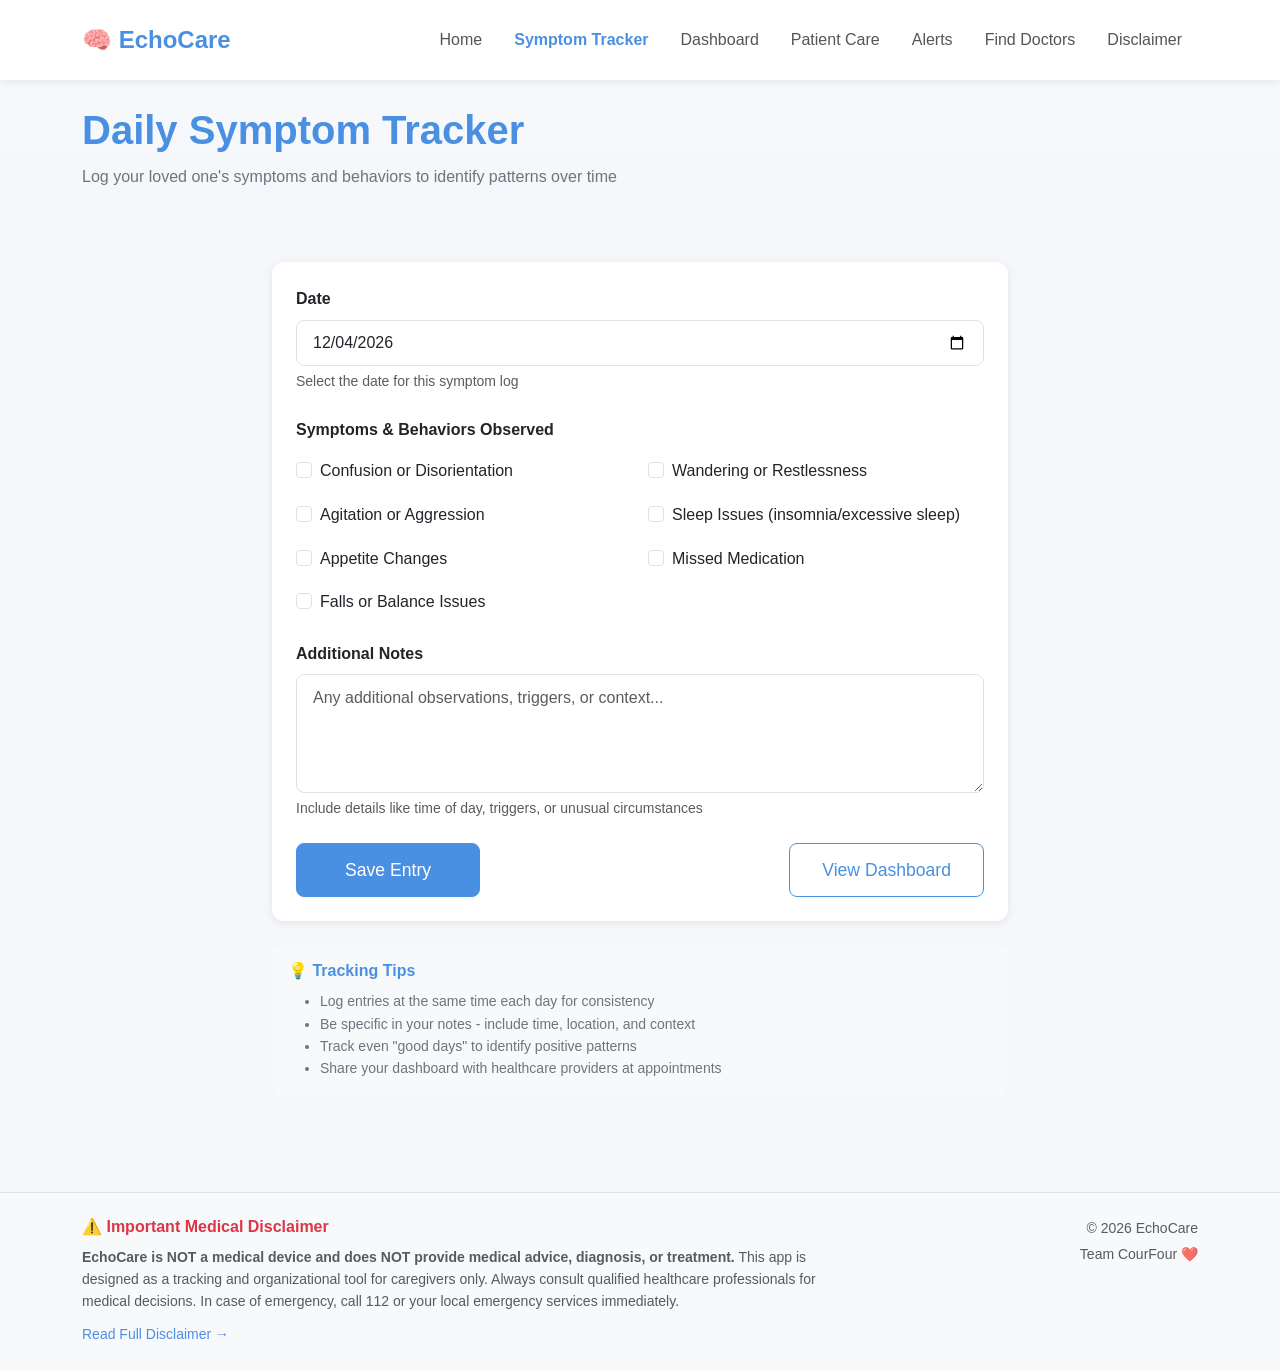
<file: tracker.html>
<!DOCTYPE html>
<html lang="en">
<head>
    <meta charset="UTF-8">
    <meta name="viewport" content="width=device-width, initial-scale=1.0">
    <title>Symptom Tracker - EchoCare</title>
    <link href="https://cdn.jsdelivr.net/npm/bootstrap@5.3.0/dist/css/bootstrap.min.css" rel="stylesheet">
    <link rel="stylesheet" href="style.css">
</head>
<body>
    <!-- Navigation -->
<nav class="navbar navbar-expand-lg navbar-light bg-white shadow-sm sticky-top">
    <div class="container">
        <a class="navbar-brand fw-bold text-primary" href="index.html">
            <span class="fs-4">🧠 EchoCare</span>
        </a>
        <button class="navbar-toggler" type="button" data-bs-toggle="collapse" data-bs-target="#navbarNav">
            <span class="navbar-toggler-icon"></span>
        </button>
        <div class="collapse navbar-collapse" id="navbarNav">
            <ul class="navbar-nav ms-auto">
                <li class="nav-item">
                    <a class="nav-link " href="index.html">Home</a>
                </li>
                <li class="nav-item">
                    <a class="nav-link active" href="tracker.html">Symptom Tracker</a>
                </li>
                <li class="nav-item">
                    <a class="nav-link" href="dashboard.html">Dashboard</a>
                </li>
                <li class="nav-item">
                    <a class="nav-link" href="patient-dashboard.html">Patient Care</a>
                </li>
                <li class="nav-item">
                    <a class="nav-link" href="alerts.html">Alerts</a>
                </li>
                <li class="nav-item">
                    <a class="nav-link" href="doctors.html">Find Doctors</a>
                </li>
                <li class="nav-item">
                    <a class="nav-link text-muted" href="disclaimer.html">Disclaimer</a>
                </li>
            </ul>
        </div>
    </div>
</nav>
    <!-- Tracker Header -->
    <section class="bg-gradient py-4">
        <div class="container">
            <h1 class="text-primary fw-bold mb-2">Daily Symptom Tracker</h1>
            <p class="text-secondary mb-0">Log your loved one's symptoms and behaviors to identify patterns over time</p>
        </div>
    </section>

    <!-- Tracker Form -->
    <section class="py-5">
        <div class="container">
            <div class="row justify-content-center">
                <div class="col-lg-8">
                    <!-- Success Alert (hidden by default) -->
                    <div id="successAlert" class="alert alert-success alert-dismissible fade show d-none" role="alert">
                        <strong>✓ Entry saved successfully!</strong> Your symptom log has been recorded.
                        <button type="button" class="btn-close" data-bs-dismiss="alert"></button>
                    </div>

                    <div class="card border-0 shadow-sm">
                        <div class="card-body p-4">
                            <form id="trackerForm">
                                <!-- Date -->
                                <div class="mb-4">
                                    <label for="logDate" class="form-label fw-bold">Date</label>
                                    <input type="date" class="form-control" id="logDate" required>
                                    <div class="form-text">Select the date for this symptom log</div>
                                </div>

                                <!-- Symptoms & Behaviors -->
                                <div class="mb-4">
                                    <label class="form-label fw-bold mb-3">Symptoms & Behaviors Observed</label>
                                    <div class="row g-3">
                                        <div class="col-md-6">
                                            <div class="form-check">
                                                <input class="form-check-input" type="checkbox" id="confusion" name="symptoms" value="confusion">
                                                <label class="form-check-label" for="confusion">
                                                    Confusion or Disorientation
                                                </label>
                                            </div>
                                        </div>
                                        <div class="col-md-6">
                                            <div class="form-check">
                                                <input class="form-check-input" type="checkbox" id="wandering" name="symptoms" value="wandering">
                                                <label class="form-check-label" for="wandering">
                                                    Wandering or Restlessness
                                                </label>
                                            </div>
                                        </div>
                                        <div class="col-md-6">
                                            <div class="form-check">
                                                <input class="form-check-input" type="checkbox" id="agitation" name="symptoms" value="agitation">
                                                <label class="form-check-label" for="agitation">
                                                    Agitation or Aggression
                                                </label>
                                            </div>
                                        </div>
                                        <div class="col-md-6">
                                            <div class="form-check">
                                                <input class="form-check-input" type="checkbox" id="sleep" name="symptoms" value="sleep">
                                                <label class="form-check-label" for="sleep">
                                                    Sleep Issues (insomnia/excessive sleep)
                                                </label>
                                            </div>
                                        </div>
                                        <div class="col-md-6">
                                            <div class="form-check">
                                                <input class="form-check-input" type="checkbox" id="appetite" name="symptoms" value="appetite">
                                                <label class="form-check-label" for="appetite">
                                                    Appetite Changes
                                                </label>
                                            </div>
                                        </div>
                                        <div class="col-md-6">
                                            <div class="form-check">
                                                <input class="form-check-input" type="checkbox" id="medication" name="symptoms" value="medication">
                                                <label class="form-check-label" for="medication">
                                                    Missed Medication
                                                </label>
                                            </div>
                                        </div>
                                        <div class="col-md-6">
                                            <div class="form-check">
                                                <input class="form-check-input" type="checkbox" id="falls" name="symptoms" value="falls">
                                                <label class="form-check-label" for="falls">
                                                    Falls or Balance Issues
                                                </label>
                                            </div>
                                        </div>
                                    </div>
                                </div>

                                <!-- Fall Details (conditional) -->
                                <div class="mb-4 d-none" id="fallDetailsSection">
                                    <label class="form-label fw-bold text-danger">Fall Details</label>
                                    <div class="form-check">
                                        <input class="form-check-input" type="checkbox" id="fallInjury" name="fallInjury">
                                        <label class="form-check-label text-danger" for="fallInjury">
                                            <strong>Fall resulted in injury</strong>
                                        </label>
                                    </div>
                                    <div class="form-text text-danger small">⚠️ If there is a serious injury, seek immediate medical attention</div>
                                </div>

                                <!-- Notes -->
                                <div class="mb-4">
                                    <label for="notes" class="form-label fw-bold">Additional Notes</label>
                                    <textarea class="form-control" id="notes" rows="4" placeholder="Any additional observations, triggers, or context..."></textarea>
                                    <div class="form-text">Include details like time of day, triggers, or unusual circumstances</div>
                                </div>

                                <!-- Submit Button -->
                                <div class="d-grid gap-2 d-md-flex justify-content-md-between">
                                    <button type="submit" class="btn btn-primary btn-lg px-5">Save Entry</button>
                                    <a href="dashboard.html" class="btn btn-outline-primary btn-lg">View Dashboard</a>
                                </div>
                            </form>
                        </div>
                    </div>

                    <!-- Info Card -->
                    <div class="card border-0 bg-light mt-4">
                        <div class="card-body">
                            <h6 class="fw-bold text-primary mb-2">💡 Tracking Tips</h6>
                            <ul class="small text-secondary mb-0">
                                <li>Log entries at the same time each day for consistency</li>
                                <li>Be specific in your notes - include time, location, and context</li>
                                <li>Track even "good days" to identify positive patterns</li>
                                <li>Share your dashboard with healthcare providers at appointments</li>
                            </ul>
                        </div>
                    </div>
                </div>
            </div>
        </div>
    </section>

    <!-- Footer -->
    <footer class="bg-light py-4 border-top mt-5">
        <div class="container">
            <div class="row">
                <div class="col-lg-8 mb-3 mb-lg-0">
                    <h6 class="fw-bold text-danger mb-2">⚠️ Important Medical Disclaimer</h6>
                    <p class="text-muted small mb-2">
                        <strong>EchoCare is NOT a medical device and does NOT provide medical advice, diagnosis, or treatment.</strong> 
                        This app is designed as a tracking and organizational tool for caregivers only. 
                        Always consult qualified healthcare professionals for medical decisions. 
                        In case of emergency, call 112 or your local emergency services immediately.
                    </p>
                    <a href="disclaimer.html" class="text-primary small">Read Full Disclaimer →</a>
                </div>
                <div class="col-lg-4 text-lg-end">
                    <p class="text-muted small mb-1">© 2026 EchoCare </p>
                    <p class="text-muted small">Team CourFour ❤️</p>
                </div>
            </div>
        </div>
    </footer>

    <script src="https://cdn.jsdelivr.net/npm/bootstrap@5.3.0/dist/js/bootstrap.bundle.min.js"></script>
    <script src="app.js"></script>
    <script>
        // Set today's date as default
        document.getElementById('logDate').valueAsDate = new Date();

        // Show/hide fall details section
        document.getElementById('falls').addEventListener('change', function() {
            const fallDetailsSection = document.getElementById('fallDetailsSection');
            if (this.checked) {
                fallDetailsSection.classList.remove('d-none');
            } else {
                fallDetailsSection.classList.add('d-none');
                document.getElementById('fallInjury').checked = false;
            }
        });

        // Form submission
        document.getElementById('trackerForm').addEventListener('submit', function(e) {
            e.preventDefault();

            // Collect form data
            const logDate = document.getElementById('logDate').value;
            const symptoms = Array.from(document.querySelectorAll('input[name="symptoms"]:checked'))
                .map(cb => cb.value);
            const fallInjury = document.getElementById('fallInjury').checked;
            const notes = document.getElementById('notes').value.trim();

            // Create log entry
            const logEntry = {
                id: Date.now(),
                date: logDate,
                symptoms: symptoms,
                fallInjury: fallInjury,
                notes: notes,
                timestamp: new Date().toISOString()
            };

            // Get existing logs from localStorage
            let logs = JSON.parse(localStorage.getItem('echocare_logs') || '[]');
            
            // Add new entry
            logs.push(logEntry);
            
            // Save back to localStorage
            localStorage.setItem('echocare_logs', JSON.stringify(logs));

            // Show success alert
            const successAlert = document.getElementById('successAlert');
            successAlert.classList.remove('d-none');
            
            // Scroll to top to show alert
            window.scrollTo({ top: 0, behavior: 'smooth' });

            // Reset form
            this.reset();
            document.getElementById('logDate').valueAsDate = new Date();
            document.getElementById('fallDetailsSection').classList.add('d-none');

            // Hide alert after 5 seconds
            setTimeout(() => {
                successAlert.classList.add('d-none');
            }, 5000);
        });
    </script>
</body>
</html>
</file>
<file: style.css>
/* EchoCare - Custom Stylesheet */

/* ========== Global Styles ========== */
:root {
    --primary-color: #4A90E2;
    --secondary-color: #7B68EE;
    --success-color: #5CB85C;
    --danger-color: #D9534F;
    --warning-color: #F0AD4E;
    --info-color: #5BC0DE;
    --light-bg: #F8F9FA;
    --border-radius: 12px;
}

* {
    margin: 0;
    padding: 0;
    box-sizing: border-box;
}

body {
    font-family: 'Segoe UI', Tahoma, Geneva, Verdana, sans-serif;
    color: #333;
    background-color: #F5F7FA;
    line-height: 1.6;
}

/* ========== Typography ========== */
h1, h2, h3, h4, h5, h6 {
    font-weight: 600;
    line-height: 1.3;
}

.text-primary {
    color: var(--primary-color) !important;
}

/* ========== Navigation ========== */
.navbar {
    padding: 1rem 0;
}

.navbar-brand {
    font-size: 1.5rem;
    color: var(--primary-color) !important;
}

.nav-link {
    font-weight: 500;
    padding: 0.5rem 1rem !important;
    color: #555 !important;
    transition: color 0.3s ease;
}

.nav-link:hover {
    color: var(--primary-color) !important;
}

.nav-link.active {
    color: var(--primary-color) !important;
    font-weight: 600;
}

/* ========== Hero & Gradient Sections ========== */
.hero-section {
    background: linear-gradient(135deg, #667eea 0%, #764ba2 100%);
    color: white;
}

.bg-gradient {
    background: linear-gradient(135deg, #E3F2FD 0%, #F3E5F5 100%);
}

/* ========== Cards ========== */
.card {
    border-radius: var(--border-radius);
    transition: transform 0.2s ease, box-shadow 0.2s ease;
}

.card:hover {
    transform: translateY(-2px);
    box-shadow: 0 8px 16px rgba(0, 0, 0, 0.1) !important;
}

.shadow-sm {
    box-shadow: 0 2px 8px rgba(0, 0, 0, 0.08) !important;
}

/* ========== Buttons ========== */
.btn {
    border-radius: 8px;
    padding: 0.6rem 1.5rem;
    font-weight: 500;
    transition: all 0.3s ease;
}

.btn-primary {
    background-color: var(--primary-color);
    border-color: var(--primary-color);
}

.btn-primary:hover {
    background-color: #3A7BC8;
    border-color: #3A7BC8;
    transform: translateY(-2px);
    box-shadow: 0 4px 12px rgba(74, 144, 226, 0.3);
}

.btn-outline-primary {
    color: var(--primary-color);
    border-color: var(--primary-color);
}

.btn-outline-primary:hover {
    background-color: var(--primary-color);
    border-color: var(--primary-color);
}

.btn-lg {
    padding: 0.8rem 2rem;
    font-size: 1.1rem;
}

/* ========== Forms ========== */
.form-control, 
.form-select {
    border-radius: 8px;
    border: 1px solid #dee2e6;
    padding: 0.65rem 1rem;
    transition: border-color 0.3s ease, box-shadow 0.3s ease;
}

.form-control:focus,
.form-select:focus {
    border-color: var(--primary-color);
    box-shadow: 0 0 0 0.2rem rgba(74, 144, 226, 0.15);
}

.form-check-input:checked {
    background-color: var(--primary-color);
    border-color: var(--primary-color);
}

/* ========== Alerts ========== */
.alert {
    border-radius: var(--border-radius);
    border-left: 4px solid;
}

.alert-success {
    background-color: #d4edda;
    border-color: var(--success-color);
    color: #155724;
}

.alert-danger {
    background-color: #f8d7da;
    border-color: var(--danger-color);
    color: #721c24;
}

.alert-warning {
    background-color: #fff3cd;
    border-color: var(--warning-color);
    color: #856404;
}

.alert-info {
    background-color: #d1ecf1;
    border-color: var(--info-color);
    color: #0c5460;
}

/* ========== Badges ========== */
.badge {
    padding: 0.4rem 0.8rem;
    border-radius: 6px;
    font-weight: 500;
}

/* ========== Lists ========== */
.list-group-item {
    border-radius: 8px;
    border: 1px solid #dee2e6;
    margin-bottom: 0.5rem;
}

/* ========== Backgrounds ========== */
.bg-light {
    background-color: #F8F9FA !important;
}

/* ========== Spacing Utilities ========== */
.py-5 {
    padding-top: 3rem !important;
    padding-bottom: 3rem !important;
}

/* ========== Footer ========== */
footer {
    background-color: #F8F9FA;
    border-top: 1px solid #dee2e6;
}

footer a {
    text-decoration: none;
}

footer a:hover {
    text-decoration: underline;
}

/* ========== Responsive Design ========== */
@media (max-width: 768px) {
    .hero-section {
        padding: 2rem 0 !important;
    }

    .hero-section h1 {
        font-size: 2rem;
    }

    .btn-lg {
        padding: 0.6rem 1.5rem;
        font-size: 1rem;
    }

    .card-body {
        padding: 1.5rem !important;
    }
}

/* ========== Custom Animations ========== */
@keyframes fadeIn {
    from {
        opacity: 0;
        transform: translateY(10px);
    }
    to {
        opacity: 1;
        transform: translateY(0);
    }
}

.card {
    animation: fadeIn 0.3s ease-in;
}

/* ========== Modal Customization ========== */
.modal-content {
    border-radius: var(--border-radius);
    border: none;
}

.modal-header {
    border-bottom: 1px solid #dee2e6;
}

/* ========== Smooth Scrolling ========== */
html {
    scroll-behavior: smooth;
}

/* ========== Selection Color ========== */
::selection {
    background-color: var(--primary-color);
    color: white;
}
</file>
